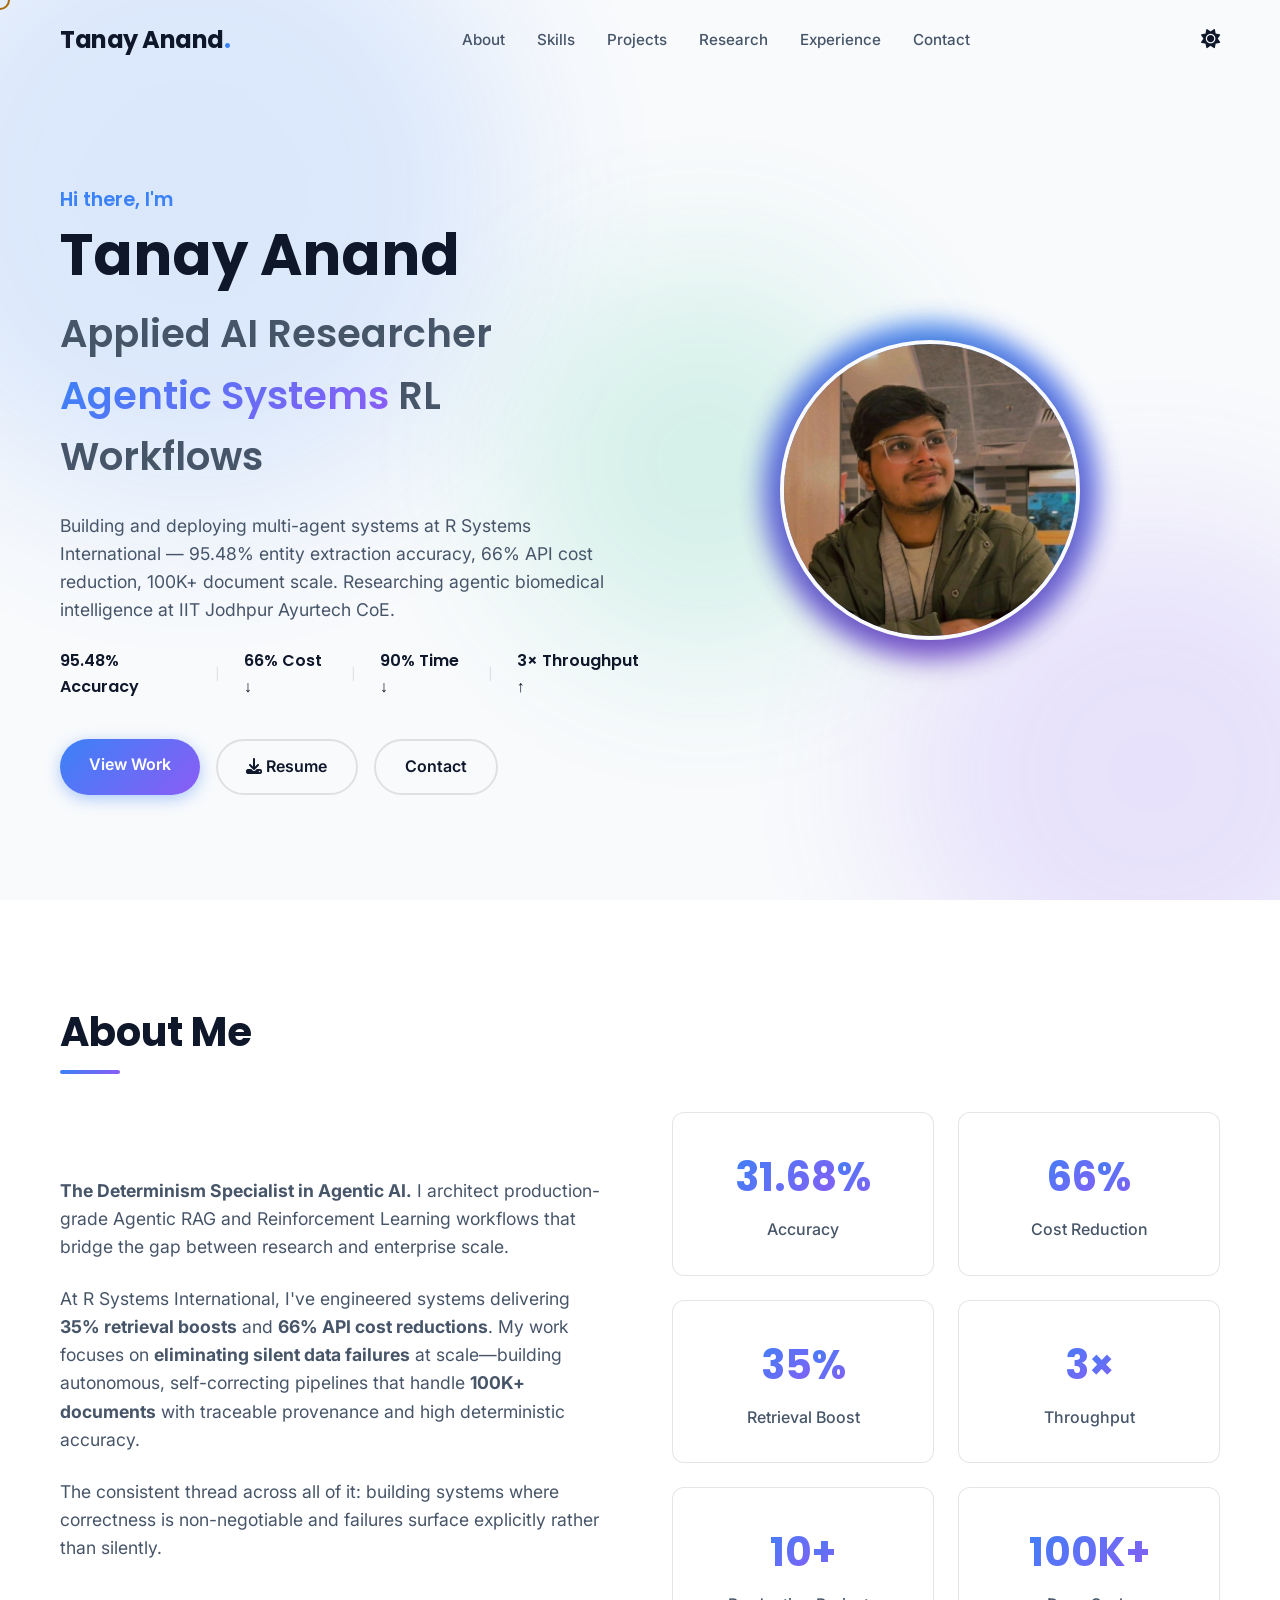
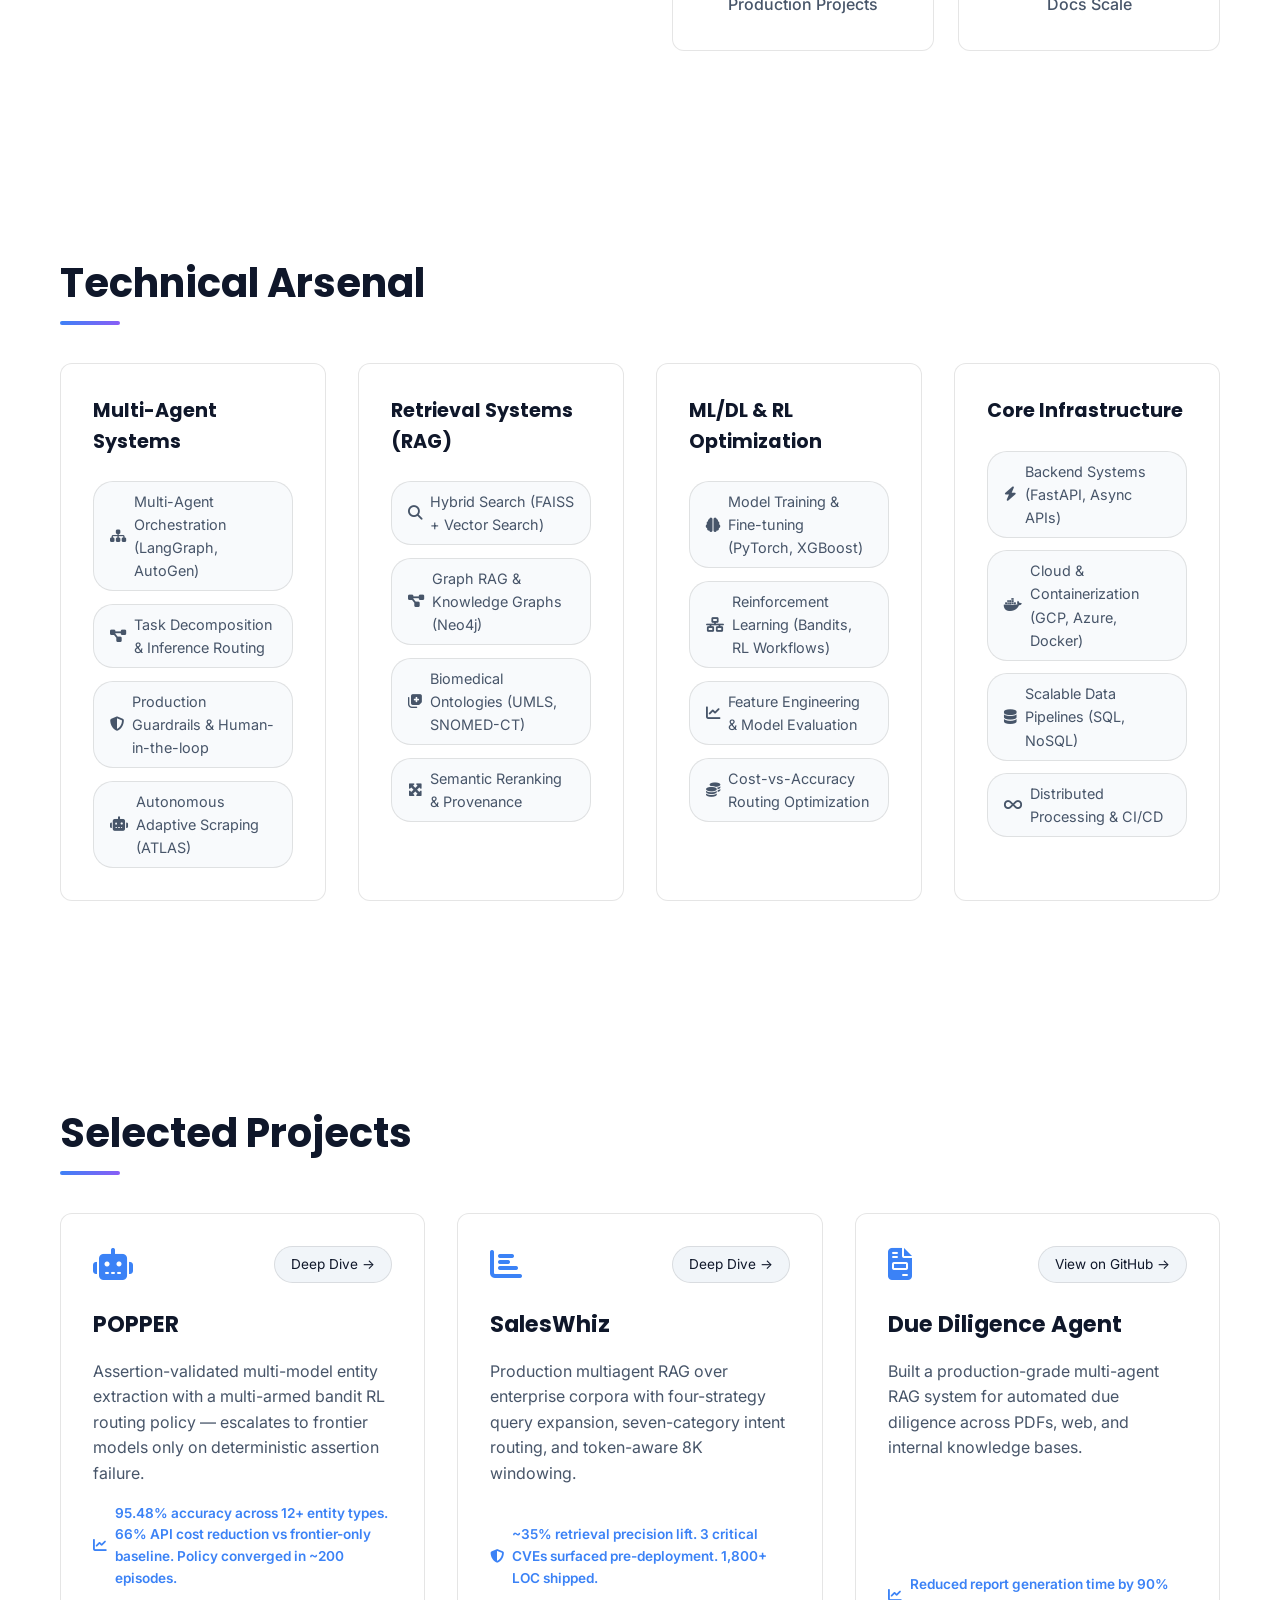
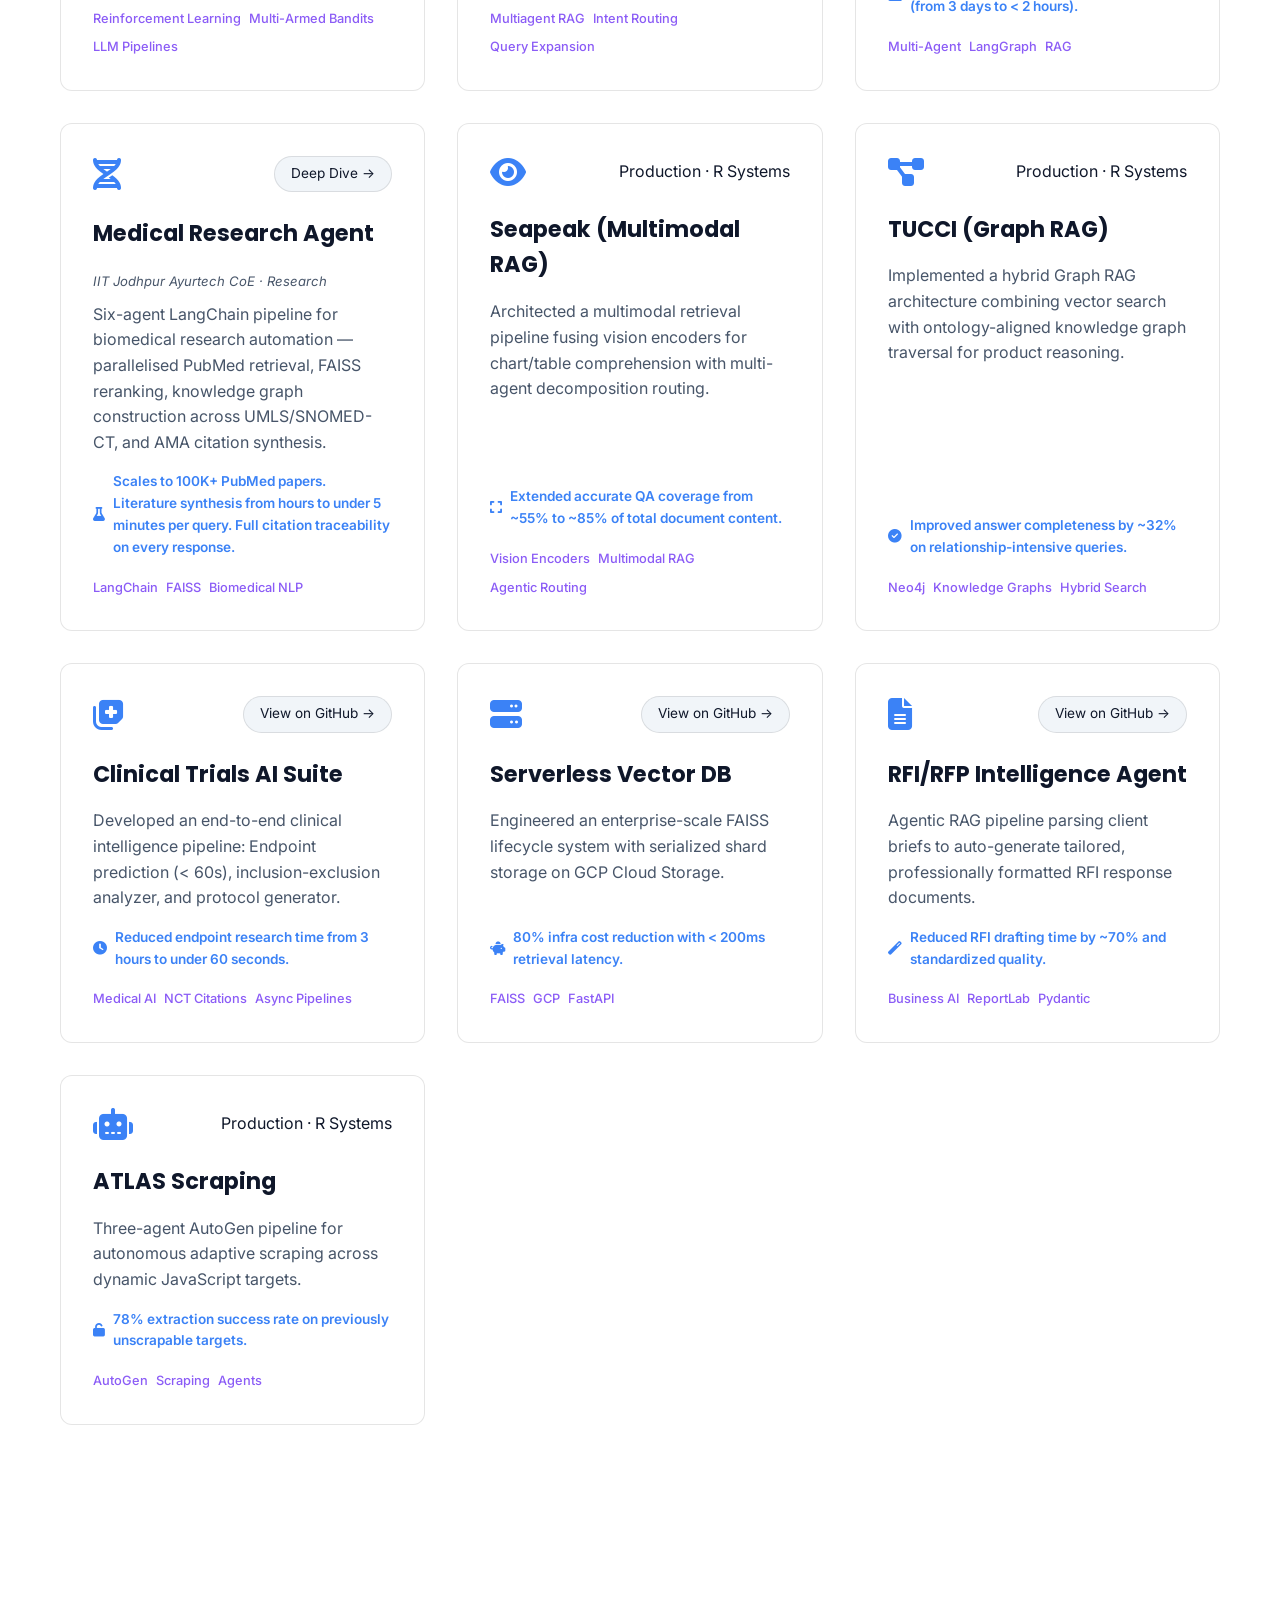
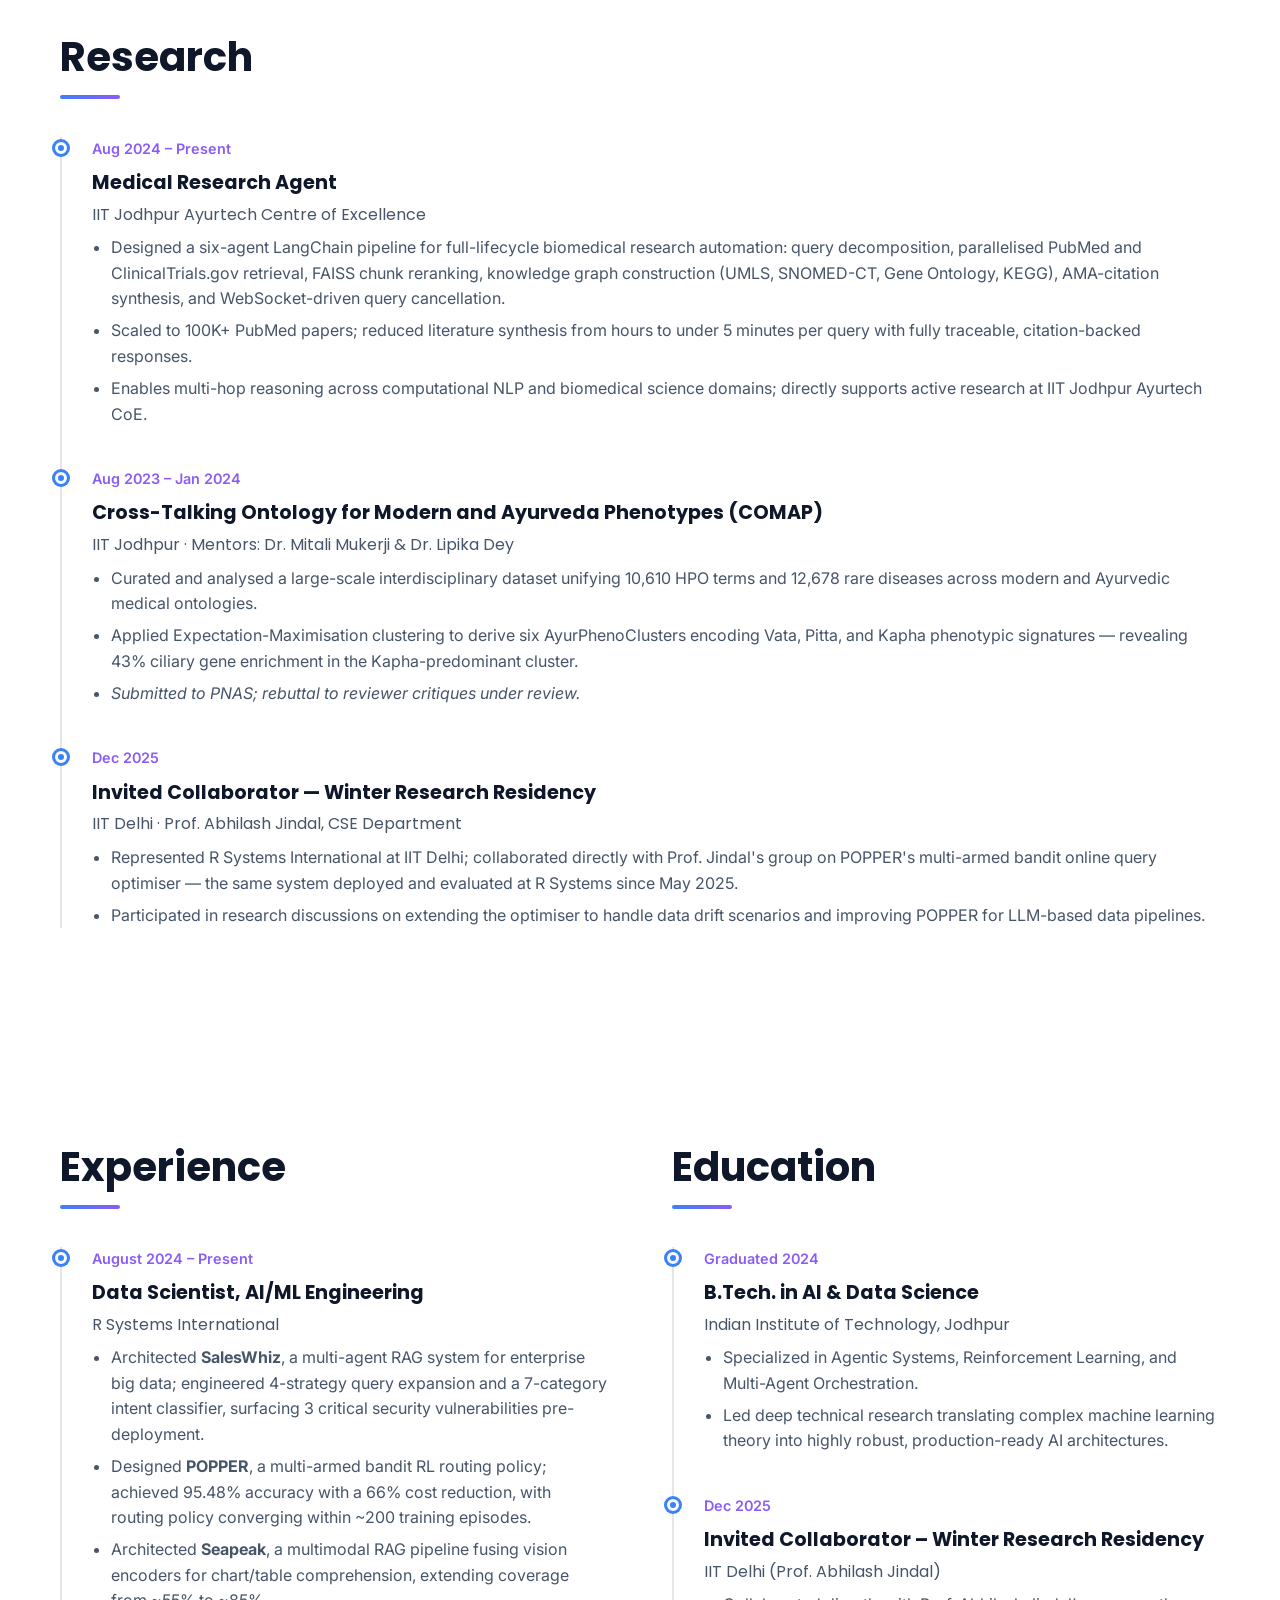
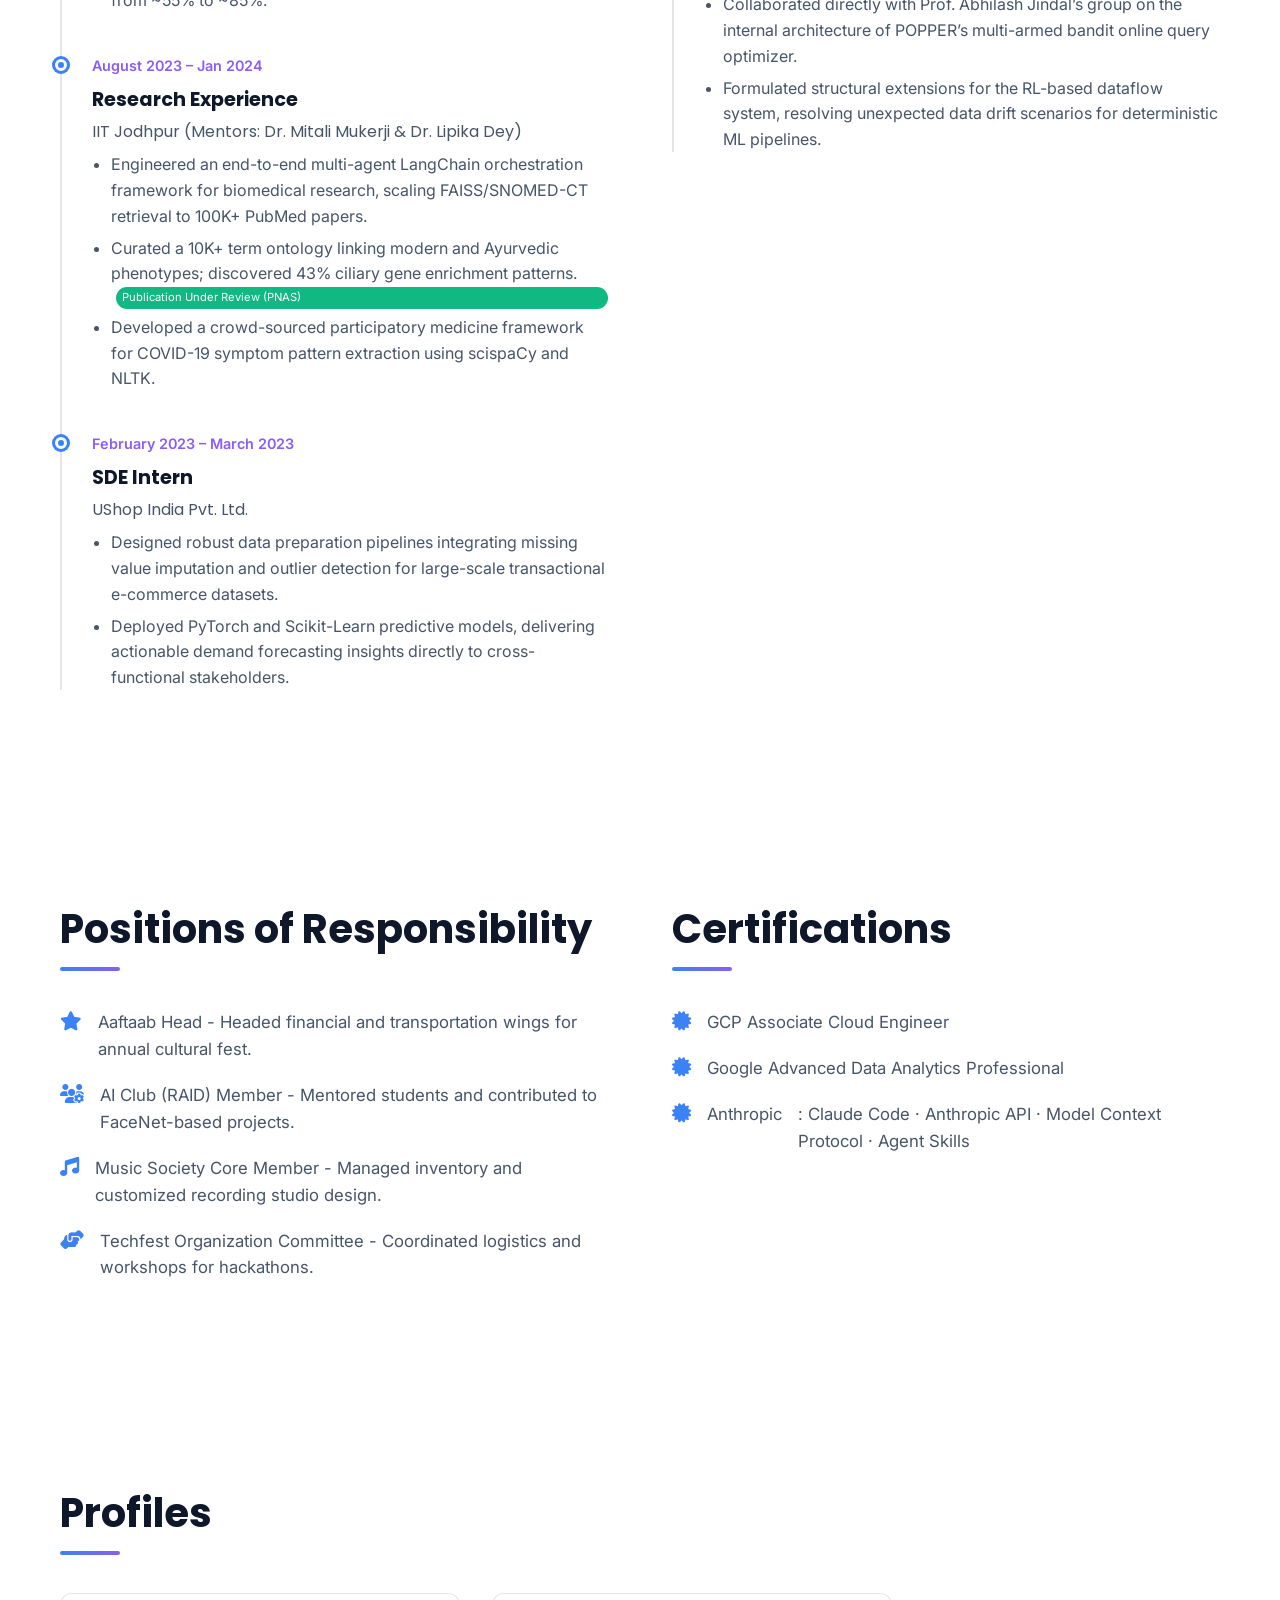
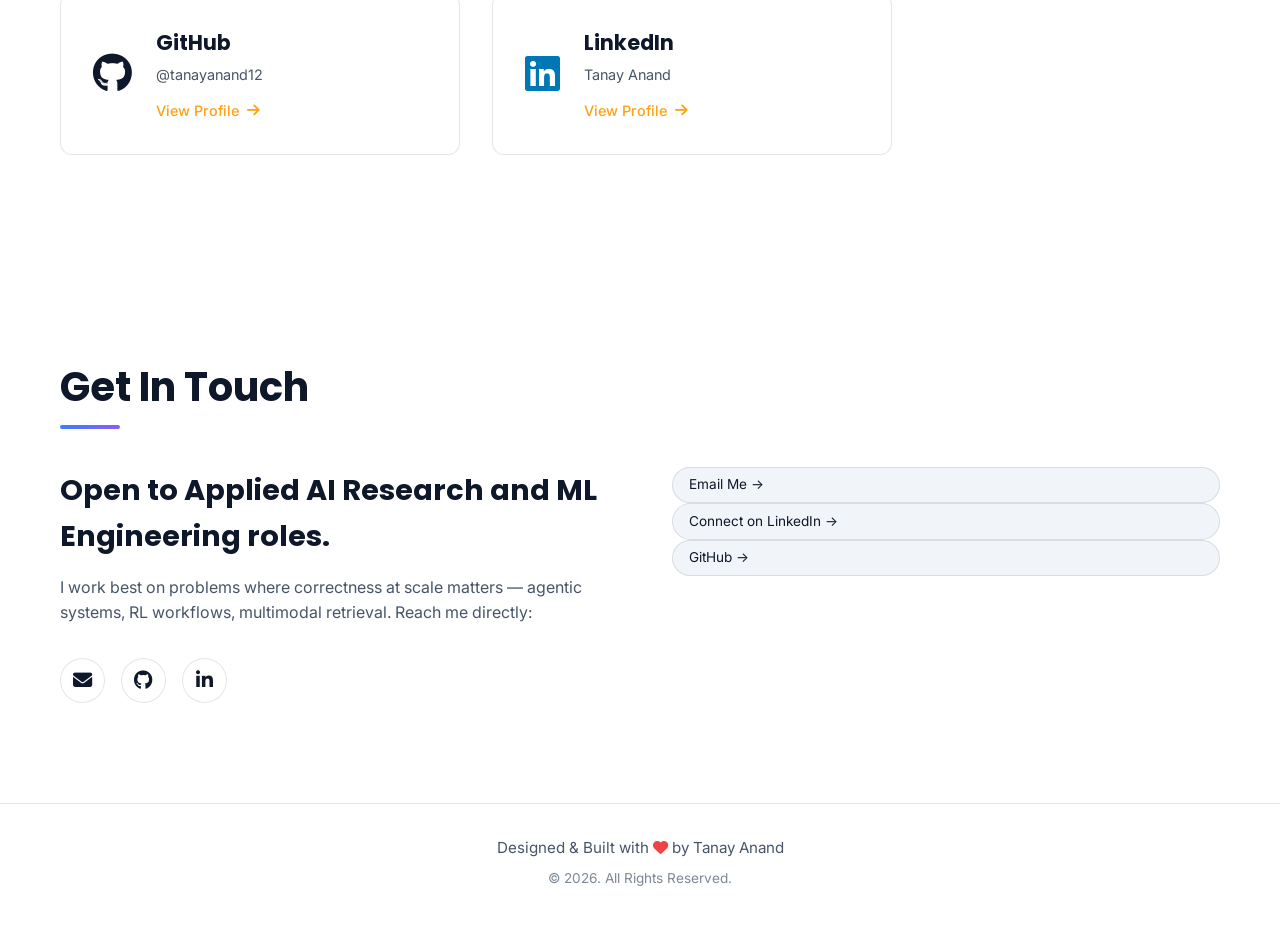
<file: index.html>
<!DOCTYPE html>
<html lang="en">

<head>
    <meta charset="UTF-8">
    <meta name="viewport" content="width=device-width, initial-scale=1.0">
    <meta name="description" content="Portfolio of Tanay Anand - Applied AI Researcher & Agentic Systems Engineer">
    <title>Tanay Anand | Portfolio</title>

    <!-- Google Fonts -->
    <link rel="preconnect" href="https://fonts.googleapis.com">
    <link rel="preconnect" href="https://fonts.gstatic.com" crossorigin>
    <link
        href="https://fonts.googleapis.com/css2?family=Inter:wght@300;400;500;600;700&family=Poppins:wght@400;500;600;700;800&display=swap"
        rel="stylesheet">

    <!-- FontAwesome for Icons -->
    <link rel="stylesheet" href="https://cdnjs.cloudflare.com/ajax/libs/font-awesome/6.4.0/css/all.min.css">

    <!-- Custom CSS -->
    <link rel="stylesheet" href="style.css">

    <!-- SEO & Social Meta Tags -->
    <meta property="og:title" content="Tanay Anand | Agentic AI & RL Systems Engineer">
    <meta property="og:description" content="Architecting production-scale AI systems with 95%+ accuracy and significant cost optimization. Expert in Multi-Agent Systems and RAG.">
    <meta property="og:image" content="TanayProfile.jpeg">
    <meta property="og:url" content="https://tanayanand.github.io">
    <meta name="twitter:card" content="summary_large_image">
    <meta name="robots" content="index, follow">
</head>

<body>
    <!-- Custom Cursor -->
    <div class="custom-cursor"></div>

    <!-- Animated Background -->
    <div class="bg-orbs">
        <div class="orb orb-1"></div>
        <div class="orb orb-2"></div>
        <div class="orb orb-3"></div>
    </div>


    <!-- Navbar -->
    <header class="header">
        <nav class="nav-container">
            <a href="#" class="logo">Tanay Anand<span>.</span></a>
            <ul class="nav-links">
                <li><a href="#about">About</a></li>
                <li><a href="#skills">Skills</a></li>
                <li><a href="#projects">Projects</a></li>
                <li><a href="#research">Research</a></li>
                <li><a href="#experience">Experience</a></li>
                <li><a href="#contact">Contact</a></li>
            </ul>
            <div class="nav-actions">
                <button id="theme-toggle" class="theme-btn" aria-label="Toggle Dark/Light Mode">
                    <i class="fas fa-moon"></i>
                </button>
                <div class="hamburger">
                    <i class="fas fa-bars"></i>
                </div>
            </div>
        </nav>
    </header>

    <main>
        <!-- Hero Section -->
        <section id="hero" class="hero-section">
            <div class="hero-content">
                <span class="greeting">Hi there, I'm</span>
                <h1 class="name">Tanay Anand</h1>
                <h2 class="title">Applied AI Researcher <span class="gradient-text">Agentic Systems</span> RL Workflows</h2>
                <p class="bio">Building and deploying multi-agent systems at R Systems International — 95.48% entity extraction accuracy, 66% API cost reduction, 100K+ document scale. Researching agentic biomedical intelligence at IIT Jodhpur Ayurtech CoE.</p>
                <div class="hero-metrics">
                    <span>95.48% Accuracy</span>
                    <span class="divider">|</span>
                    <span>66% Cost ↓</span>
                    <span class="divider">|</span>
                    <span>90% Time ↓</span>
                    <span class="divider">|</span>
                    <span>3× Throughput ↑</span>
                </div>
                <div class="hero-cta">
                    <a href="#projects" class="btn btn-primary">View Work</a>
                    <a href="Tanay_Anand_CV_06052026.pdf" class="btn btn-secondary" target="_blank"><i class="fas fa-download"></i> Resume</a>
                    <a href="#contact" class="btn btn-secondary">Contact</a>
                </div>
            </div>
            <div class="hero-visual">
                <div class="profile-img-container">
                    <img src="TanayProfile.jpeg"
                        alt="Tanay Anand" class="profile-img">
                    <div class="glow-ring"></div>
                </div>
            </div>
        </section>

        <!-- About Section -->
        <section id="about" class="section about-section reveal">
            <h2 class="section-title">About Me</h2>
            <div class="about-container">
                <div class="about-text">
                    <p><strong>The Determinism Specialist in Agentic AI.</strong> I architect production-grade Agentic RAG and Reinforcement Learning workflows that bridge the gap between research and enterprise scale.</p>
                    <p>At R Systems International, I've engineered systems delivering <strong>35% retrieval boosts</strong> and <strong>66% API cost reductions</strong>. My work focuses on <strong>eliminating silent data failures</strong> at scale—building autonomous, self-correcting pipelines that handle <strong>100K+ documents</strong> with traceable provenance and high deterministic accuracy.</p>
                    <p>The consistent thread across all of it: building systems where correctness is non-negotiable and failures surface explicitly rather than silently.</p>
                </div>
                <div class="about-stats">
                    <div class="stat-card">
                        <h3 class="counter" data-target="95.4">0</h3><span>%</span>
                        <p>Accuracy</p>
                    </div>
                    <div class="stat-card">
                        <h3 class="counter" data-target="66">0</h3><span>%</span>
                        <p>Cost Reduction</p>
                    </div>
                    <div class="stat-card">
                        <h3 class="counter" data-target="35">0</h3><span>%</span>
                        <p>Retrieval Boost</p>
                    </div>
                    <div class="stat-card">
                        <h3 class="counter" data-target="3">0</h3><span>×</span>
                        <p>Throughput</p>
                    </div>
                    <div class="stat-card">
                        <h3 class="counter" data-target="10">0</h3><span>+</span>
                        <p>Production Projects</p>
                    </div>
                    <div class="stat-card">
                        <h3>100K+</h3>
                        <p>Docs Scale</p>
                    </div>
                </div>
            </div>
        </section>

        <!-- Skills Section -->
        <section id="skills" class="section skills-section reveal">
            <h2 class="section-title">Technical Arsenal</h2>
            <div class="skills-grid">
                <!-- Multi-Agent Systems -->
                <div class="skill-category">
                    <h3>Multi-Agent Systems</h3>
                    <div class="skill-tags">
                        <span class="tag"><i class="fas fa-sitemap"></i> Multi-Agent Orchestration (LangGraph, AutoGen)</span>
                        <span class="tag"><i class="fas fa-project-diagram"></i> Task Decomposition & Inference Routing</span>
                        <span class="tag"><i class="fas fa-shield-alt"></i> Production Guardrails & Human-in-the-loop</span>
                        <span class="tag"><i class="fas fa-robot"></i> Autonomous Adaptive Scraping (ATLAS)</span>
                    </div>
                </div>
                <!-- Retrieval Systems (RAG) -->
                <div class="skill-category">
                    <h3>Retrieval Systems (RAG)</h3>
                    <div class="skill-tags">
                        <span class="tag"><i class="fas fa-search"></i> Hybrid Search (FAISS + Vector Search)</span>
                        <span class="tag"><i class="fas fa-project-diagram"></i> Graph RAG & Knowledge Graphs (Neo4j)</span>
                        <span class="tag"><i class="fas fa-notes-medical"></i> Biomedical Ontologies (UMLS, SNOMED-CT)</span>
                        <span class="tag"><i class="fas fa-expand-arrows-alt"></i> Semantic Reranking & Provenance</span>
                    </div>
                </div>
                <!-- ML/DL & RL Optimization -->
                <div class="skill-category">
                    <h3>ML/DL & RL Optimization</h3>
                    <div class="skill-tags">
                        <span class="tag"><i class="fas fa-brain"></i> Model Training & Fine-tuning (PyTorch, XGBoost)</span>
                        <span class="tag"><i class="fas fa-network-wired"></i> Reinforcement Learning (Bandits, RL Workflows)</span>
                        <span class="tag"><i class="fas fa-chart-line"></i> Feature Engineering & Model Evaluation</span>
                        <span class="tag"><i class="fas fa-coins"></i> Cost-vs-Accuracy Routing Optimization</span>
                    </div>
                </div>
                <!-- Infrastructure & Engineering -->
                <div class="skill-category">
                    <h3>Core Infrastructure</h3>
                    <div class="skill-tags">
                        <span class="tag"><i class="fas fa-bolt"></i> Backend Systems (FastAPI, Async APIs)</span>
                        <span class="tag"><i class="fab fa-docker"></i> Cloud & Containerization (GCP, Azure, Docker)</span>
                        <span class="tag"><i class="fas fa-database"></i> Scalable Data Pipelines (SQL, NoSQL)</span>
                        <span class="tag"><i class="fas fa-infinity"></i> Distributed Processing & CI/CD</span>
                    </div>
                </div>
            </div>
        </section>

        <!-- Projects Section -->
        <section id="projects" class="section projects-section reveal">
            <h2 class="section-title">Selected Projects</h2>
            <div class="projects-grid">
                <!-- POPPER -->
                <div class="project-card">
                    <div class="project-content">
                        <div class="project-header">
                            <i class="fas fa-robot project-icon"></i>
                            <div class="project-links">
                                <a href="projects/popper.html" class="project-link-btn">Deep Dive →</a>
                            </div>
                        </div>
                        <h3 class="project-title">POPPER</h3>
                        <p class="project-desc">Assertion-validated multi-model entity extraction with a multi-armed bandit RL routing policy — escalates to frontier models only on deterministic assertion failure.</p>
                        <p class="project-impact"><i class="fas fa-chart-line"></i> 95.48% accuracy across 12+ entity types. 66% API cost reduction vs frontier-only baseline. Policy converged in ~200 episodes.</p>
                        <div class="project-tech">
                            <span>Reinforcement Learning</span>
                            <span>Multi-Armed Bandits</span>
                            <span>LLM Pipelines</span>
                        </div>
                    </div>
                </div>
                <!-- SalesWhiz -->
                <div class="project-card">
                    <div class="project-content">
                        <div class="project-header">
                            <i class="fas fa-chart-bar project-icon"></i>
                            <div class="project-links">
                                <a href="projects/saleswhiz.html" class="project-link-btn">Deep Dive →</a>
                            </div>
                        </div>
                        <h3 class="project-title">SalesWhiz</h3>
                        <p class="project-desc">Production multiagent RAG over enterprise corpora with four-strategy query expansion, seven-category intent routing, and token-aware 8K windowing.</p>
                        <p class="project-impact"><i class="fas fa-shield-alt"></i> ~35% retrieval precision lift. 3 critical CVEs surfaced pre-deployment. 1,800+ LOC shipped.</p>
                        <div class="project-tech">
                            <span>Multiagent RAG</span>
                            <span>Intent Routing</span>
                            <span>Query Expansion</span>
                        </div>
                    </div>
                </div>
                <!-- Project 1 -->
                <div class="project-card">
                    <div class="project-content">
                        <div class="project-header">
                            <i class="fas fa-file-invoice project-icon"></i>
                            <div class="project-links">
                                <a href="https://github.com/tanayanand12/Intelligent-Report-Documentation-Gneration-Agent" target="_blank" class="project-link-btn">View on GitHub →</a>
                            </div>
                        </div>
                        <h3 class="project-title">Due Diligence Agent</h3>
                        <p class="project-desc">Built a production-grade multi-agent RAG system for automated due diligence across PDFs, web, and internal knowledge bases.</p>
                        <p class="project-impact"><i class="fas fa-chart-line"></i> Reduced report generation time by 90% (from 3 days to < 2 hours).</p>
                        <div class="project-tech">
                            <span>Multi-Agent</span>
                            <span>LangGraph</span>
                            <span>RAG</span>
                        </div>
                    </div>
                </div>
                <!-- Project 2 -->
                <div class="project-card">
                    <div class="project-content">
                        <div class="project-header">
                            <i class="fas fa-dna project-icon"></i>
                            <div class="project-links">
                                <a href="projects/mra.html" class="project-link-btn">Deep Dive →</a>
                            </div>
                        </div>
                        <h3 class="project-title">Medical Research Agent</h3>
                        <p style="font-style:italic; font-size:0.82rem; color:var(--text-secondary); margin: 0.2rem 0 0.6rem;">IIT Jodhpur Ayurtech CoE · Research</p>
                        <p class="project-desc">Six-agent LangChain pipeline for biomedical research automation — parallelised PubMed retrieval, FAISS reranking, knowledge graph construction across UMLS/SNOMED-CT, and AMA citation synthesis.</p>
                        <p class="project-impact"><i class="fas fa-flask"></i> Scales to 100K+ PubMed papers. Literature synthesis from hours to under 5 minutes per query. Full citation traceability on every response.</p>
                        <div class="project-tech">
                            <span>LangChain</span>
                            <span>FAISS</span>
                            <span>Biomedical NLP</span>
                        </div>
                    </div>
                </div>
                <!-- Project 3: Seapeak (Multimodal RAG) -->
                <div class="project-card">
                    <div class="project-content">
                        <div class="project-header">
                            <i class="fas fa-eye project-icon"></i>
                            <div class="project-links">
                                <!-- TODO P2: replace with "Deep Dive →" once /projects/seapeak.html exists -->
                                <span>Production · R Systems</span>
                            </div>
                        </div>
                        <h3 class="project-title">Seapeak (Multimodal RAG)</h3>
                        <p class="project-desc">Architected a multimodal retrieval pipeline fusing vision encoders for chart/table comprehension with multi-agent decomposition routing.</p>
                        <p class="project-impact"><i class="fas fa-expand"></i> Extended accurate QA coverage from ~55% to ~85% of total document content.</p>
                        <div class="project-tech">
                            <span>Vision Encoders</span>
                            <span>Multimodal RAG</span>
                            <span>Agentic Routing</span>
                        </div>
                    </div>
                </div>
                <!-- Project 4: TUCCI (Graph RAG) -->
                <div class="project-card">
                    <div class="project-content">
                        <div class="project-header">
                            <i class="fas fa-project-diagram project-icon"></i>
                            <div class="project-links">
                                <!-- TODO P2: replace with "Deep Dive →" once /projects/tucci.html exists -->
                                <span>Production · R Systems</span>
                            </div>
                        </div>
                        <h3 class="project-title">TUCCI (Graph RAG)</h3>
                        <p class="project-desc">Implemented a hybrid Graph RAG architecture combining vector search with ontology-aligned knowledge graph traversal for product reasoning.</p>
                        <p class="project-impact"><i class="fas fa-check-circle"></i> Improved answer completeness by ~32% on relationship-intensive queries.</p>
                        <div class="project-tech">
                            <span>Neo4j</span>
                            <span>Knowledge Graphs</span>
                            <span>Hybrid Search</span>
                        </div>
                    </div>
                </div>
                <!-- Project 5: Clinical Trials Intelligence Suite -->
                <div class="project-card">
                    <div class="project-content">
                        <div class="project-header">
                            <i class="fas fa-notes-medical project-icon"></i>
                            <div class="project-links">
                                <a href="https://github.com/tanayanand12/Clinical-Trials-AI-Suite" target="_blank" class="project-link-btn">View on GitHub →</a>
                            </div>
                        </div>
                        <h3 class="project-title">Clinical Trials AI Suite</h3>
                        <p class="project-desc">Developed an end-to-end clinical intelligence pipeline: Endpoint prediction (< 60s), inclusion-exclusion analyzer, and protocol generator.</p>
                        <p class="project-impact"><i class="fas fa-clock"></i> Reduced endpoint research time from 3 hours to under 60 seconds.</p>
                        <div class="project-tech">
                            <span>Medical AI</span>
                            <span>NCT Citations</span>
                            <span>Async Pipelines</span>
                        </div>
                    </div>
                </div>
                <!-- Project 6: Serverless Vector DB -->
                <div class="project-card">
                    <div class="project-content">
                        <div class="project-header">
                            <i class="fas fa-server project-icon"></i>
                            <div class="project-links">
                                <a href="https://github.com/tanayanand12/Serverless-Vector-DB---FAISS-on-GCP-Buckets" target="_blank" class="project-link-btn">View on GitHub →</a>
                            </div>
                        </div>
                        <h3 class="project-title">Serverless Vector DB</h3>
                        <p class="project-desc">Engineered an enterprise-scale FAISS lifecycle system with serialized shard storage on GCP Cloud Storage.</p>
                        <p class="project-impact"><i class="fas fa-piggy-bank"></i> 80% infra cost reduction with < 200ms retrieval latency.</p>
                        <div class="project-tech">
                            <span>FAISS</span>
                            <span>GCP</span>
                            <span>FastAPI</span>
                        </div>
                    </div>
                </div>
                <!-- Project 7: RFI/RFP Intelligence Agent -->
                <div class="project-card">
                    <div class="project-content">
                        <div class="project-header">
                            <i class="fas fa-file-alt project-icon"></i>
                            <div class="project-links">
                                <a href="https://github.com/tanayanand12/TAC-Security-RFRI-Generation" target="_blank" class="project-link-btn">View on GitHub →</a>
                            </div>
                        </div>
                        <h3 class="project-title">RFI/RFP Intelligence Agent</h3>
                        <p class="project-desc">Agentic RAG pipeline parsing client briefs to auto-generate tailored, professionally formatted RFI response documents.</p>
                        <p class="project-impact"><i class="fas fa-magic"></i> Reduced RFI drafting time by ~70% and standardized quality.</p>
                        <div class="project-tech">
                            <span>Business AI</span>
                            <span>ReportLab</span>
                            <span>Pydantic</span>
                        </div>
                    </div>
                </div>
                <!-- Project 6 -->
                <div class="project-card">
                    <div class="project-content">
                        <div class="project-header">
                            <i class="fas fa-robot project-icon"></i>
                            <div class="project-links">
                                <!-- TODO P2: replace with "Deep Dive →" once /projects/atlas.html exists -->
                                <span>Production · R Systems</span>
                            </div>
                        </div>
                        <h3 class="project-title">ATLAS Scraping</h3>
                        <p class="project-desc">Three-agent AutoGen pipeline for autonomous adaptive scraping across dynamic JavaScript targets.</p>
                        <p class="project-impact"><i class="fas fa-unlock"></i> 78% extraction success rate on previously unscrapable targets.</p>
                        <div class="project-tech">
                            <span>AutoGen</span>
                            <span>Scraping</span>
                            <span>Agents</span>
                        </div>
                    </div>
                </div>
            </div>
        </section>

        <!-- Research Section -->
        <section id="research" class="section experience-section reveal">
            <div class="container">
                <h2 class="section-title">Research</h2>
                <div class="timeline-container">
                    <div class="timeline-column">
                        <div class="timeline">

                            <div class="timeline-item">
                                <div class="timeline-dot"></div>
                                <div class="timeline-date">Aug 2024 – Present</div>
                                <h3 class="timeline-title">Medical Research Agent</h3>
                                <h4 class="timeline-subtitle">IIT Jodhpur Ayurtech Centre of Excellence</h4>
                                <ul style="color: var(--text-secondary); margin-left: 1.2rem; margin-top: 0.5rem; line-height: 1.6; list-style-type: disc;">
                                    <li style="margin-bottom: 0.4rem;">Designed a six-agent LangChain pipeline for full-lifecycle biomedical research automation: query decomposition, parallelised PubMed and ClinicalTrials.gov retrieval, FAISS chunk reranking, knowledge graph construction (UMLS, SNOMED-CT, Gene Ontology, KEGG), AMA-citation synthesis, and WebSocket-driven query cancellation.</li>
                                    <li style="margin-bottom: 0.4rem;">Scaled to 100K+ PubMed papers; reduced literature synthesis from hours to under 5 minutes per query with fully traceable, citation-backed responses.</li>
                                    <li style="margin-bottom: 0.4rem;">Enables multi-hop reasoning across computational NLP and biomedical science domains; directly supports active research at IIT Jodhpur Ayurtech CoE.</li>
                                </ul>
                            </div>

                            <div class="timeline-item">
                                <div class="timeline-dot"></div>
                                <div class="timeline-date">Aug 2023 – Jan 2024</div>
                                <h3 class="timeline-title">Cross-Talking Ontology for Modern and Ayurveda Phenotypes (COMAP)</h3>
                                <h4 class="timeline-subtitle">IIT Jodhpur · Mentors: Dr. Mitali Mukerji &amp; Dr. Lipika Dey</h4>
                                <ul style="color: var(--text-secondary); margin-left: 1.2rem; margin-top: 0.5rem; line-height: 1.6; list-style-type: disc;">
                                    <li style="margin-bottom: 0.4rem;">Curated and analysed a large-scale interdisciplinary dataset unifying 10,610 HPO terms and 12,678 rare diseases across modern and Ayurvedic medical ontologies.</li>
                                    <li style="margin-bottom: 0.4rem;">Applied Expectation-Maximisation clustering to derive six AyurPhenoClusters encoding Vata, Pitta, and Kapha phenotypic signatures — revealing 43% ciliary gene enrichment in the Kapha-predominant cluster.</li>
                                    <li style="margin-bottom: 0.4rem;"><em>Submitted to PNAS; rebuttal to reviewer critiques under review.</em></li>
                                </ul>
                            </div>

                            <div class="timeline-item">
                                <div class="timeline-dot"></div>
                                <div class="timeline-date">Dec 2025</div>
                                <h3 class="timeline-title">Invited Collaborator — Winter Research Residency</h3>
                                <h4 class="timeline-subtitle">IIT Delhi · Prof. Abhilash Jindal, CSE Department</h4>
                                <ul style="color: var(--text-secondary); margin-left: 1.2rem; margin-top: 0.5rem; line-height: 1.6; list-style-type: disc;">
                                    <li style="margin-bottom: 0.4rem;">Represented R Systems International at IIT Delhi; collaborated directly with Prof. Jindal's group on POPPER's multi-armed bandit online query optimiser — the same system deployed and evaluated at R Systems since May 2025.</li>
                                    <li style="margin-bottom: 0.4rem;">Participated in research discussions on extending the optimiser to handle data drift scenarios and improving POPPER for LLM-based data pipelines.</li>
                                </ul>
                            </div>

                        </div>
                    </div>
                </div>
            </div>
        </section>

        <!-- Experience & Education Section -->
        <section id="experience" class="section experience-section reveal">
            <div class="timeline-container">
                <div class="timeline-column">
                    <h2 class="section-title">Experience</h2>
                    <div class="timeline">
                        <div class="timeline-item">
                            <div class="timeline-dot"></div>
                            <div class="timeline-date">August 2024 – Present</div>
                            <h3 class="timeline-title">Data Scientist, AI/ML Engineering</h3>
                            <h4 class="timeline-subtitle">R Systems International</h4>
                            <ul style="color: var(--text-secondary); margin-left: 1.2rem; margin-top: 0.5rem; line-height: 1.6; list-style-type: disc;">
                                <li style="margin-bottom: 0.4rem;">Architected <strong>SalesWhiz</strong>, a multi-agent RAG system for enterprise big data; engineered 4-strategy query expansion and a 7-category intent classifier, surfacing 3 critical security vulnerabilities pre-deployment.</li>
                                <li style="margin-bottom: 0.4rem;">Designed <strong>POPPER</strong>, a multi-armed bandit RL routing policy; achieved 95.48% accuracy with a 66% cost reduction, with routing policy converging within ~200 training episodes.</li>
                                <li style="margin-bottom: 0.4rem;">Architected <strong>Seapeak</strong>, a multimodal RAG pipeline fusing vision encoders for chart/table comprehension, extending coverage from ~55% to ~85%.</li>
                            </ul>
                        </div>
                        <div class="timeline-item">
                            <div class="timeline-dot"></div>
                            <div class="timeline-date">August 2023 – Jan 2024</div>
                            <h3 class="timeline-title">Research Experience</h3>
                            <h4 class="timeline-subtitle">IIT Jodhpur (Mentors: Dr. Mitali Mukerji & Dr. Lipika Dey)</h4>
                            <ul style="color: var(--text-secondary); margin-left: 1.2rem; margin-top: 0.5rem; line-height: 1.6; list-style-type: disc;">
                                <li style="margin-bottom: 0.4rem;">Engineered an end-to-end multi-agent LangChain orchestration framework for biomedical research, scaling FAISS/SNOMED-CT retrieval to 100K+ PubMed papers.</li>
                                <li style="margin-bottom: 0.4rem;">Curated a 10K+ term ontology linking modern and Ayurvedic phenotypes; discovered 43% ciliary gene enrichment patterns. <span class="tag" style="font-size: 0.7rem; padding: 2px 6px; background: #10b981; color: white; border: none; margin-left: 5px;">Publication Under Review (PNAS)</span></li>
                                <li style="margin-bottom: 0.4rem;">Developed a crowd-sourced participatory medicine framework for COVID-19 symptom pattern extraction using scispaCy and NLTK.</li>
                            </ul>
                        </div>
                        <div class="timeline-item">
                            <div class="timeline-dot"></div>
                            <div class="timeline-date">February 2023 – March 2023</div>
                            <h3 class="timeline-title">SDE Intern</h3>
                            <h4 class="timeline-subtitle">UShop India Pvt. Ltd.</h4>
                            <ul style="color: var(--text-secondary); margin-left: 1.2rem; margin-top: 0.5rem; line-height: 1.6; list-style-type: disc;">
                                <li style="margin-bottom: 0.4rem;">Designed robust data preparation pipelines integrating missing value imputation and outlier detection for large-scale transactional e-commerce datasets.</li>
                                <li style="margin-bottom: 0.4rem;">Deployed PyTorch and Scikit-Learn predictive models, delivering actionable demand forecasting insights directly to cross-functional stakeholders.</li>
                            </ul>
                        </div>
                    </div>
                </div>
                <div class="timeline-column">
                    <h2 class="section-title">Education</h2>
                    <div class="timeline">
                        <div class="timeline-item">
                            <div class="timeline-dot"></div>
                            <div class="timeline-date">Graduated 2024</div>
                            <h3 class="timeline-title">B.Tech. in AI & Data Science</h3>
                            <h4 class="timeline-subtitle">Indian Institute of Technology, Jodhpur</h4>
                            <ul style="color: var(--text-secondary); margin-left: 1.2rem; margin-top: 0.5rem; line-height: 1.6; list-style-type: disc;">
                                <li style="margin-bottom: 0.4rem;">Specialized in Agentic Systems, Reinforcement Learning, and Multi-Agent Orchestration.</li>
                                <li style="margin-bottom: 0.4rem;">Led deep technical research translating complex machine learning theory into highly robust, production-ready AI architectures.</li>
                            </ul>
                        </div>
                        <div class="timeline-item">
                            <div class="timeline-dot"></div>
                            <div class="timeline-date">Dec 2025</div>
                            <h3 class="timeline-title">Invited Collaborator – Winter Research Residency</h3>
                            <h4 class="timeline-subtitle">IIT Delhi (Prof. Abhilash Jindal)</h4>
                            <ul style="color: var(--text-secondary); margin-left: 1.2rem; margin-top: 0.5rem; line-height: 1.6; list-style-type: disc;">
                                <li style="margin-bottom: 0.4rem;">Collaborated directly with Prof. Abhilash Jindal’s group on the internal architecture of POPPER’s multi-armed bandit online query optimizer.</li>
                                <li style="margin-bottom: 0.4rem;">Formulated structural extensions for the RL-based dataflow system, resolving unexpected data drift scenarios for deterministic ML pipelines.</li>
                            </ul>
                        </div>
                    </div>
                </div>
            </div>
        </section>

        <!-- Achievements & Certifications -->
        <section id="achievements" class="section achievements-section reveal">
            <div class="two-col-grid">
                <div class="achievements">
                    <h2 class="section-title">Positions of Responsibility</h2>
                    <ul class="icon-list">
                        <li><i class="fas fa-star"></i> Aaftaab Head - Headed financial and transportation wings for annual cultural fest.</li>
                        <li><i class="fas fa-users-cog"></i> AI Club (RAID) Member - Mentored students and contributed to FaceNet-based projects.</li>
                        <li><i class="fas fa-music"></i> Music Society Core Member - Managed inventory and customized recording studio design.</li>
                        <li><i class="fas fa-hands-helping"></i> Techfest Organization Committee - Coordinated logistics and workshops for hackathons.</li>
                    </ul>
                </div>
                <div class="certifications">
                    <h2 class="section-title">Certifications</h2>
                    <ul class="icon-list">
                        <li><i class="fas fa-certificate"></i> <a href="https://google.accredible.com/f2381953-9d0c-491a-a924-a49037e5af79" target="_blank">GCP Associate Cloud Engineer</a></li>
                        <li><i class="fas fa-certificate"></i> Google Advanced Data Analytics Professional</li>
                        <li><i class="fas fa-certificate"></i> <a href="https://drive.google.com/drive/folders/16eyNhAwTcGFBUgzrfvEUDPczu5SCD2XY?usp=drive_link" target="_blank">Anthropic</a>: Claude Code · Anthropic API · Model Context Protocol · Agent Skills</li>
                    </ul>
                </div>
            </div>
        </section>

        <!-- Coding Profiles -->
        <section id="coding" class="section coding-section reveal">
            <h2 class="section-title">Profiles</h2>
            <div class="coding-cards">
                <a href="https://github.com/tanayanand12" target="_blank" class="coding-card leetcode">
                    <div class="coding-icon">
                        <i class="fab fa-github" style="font-size: 40px;"></i>
                    </div>
                    <div class="coding-info">
                        <h3>GitHub</h3>
                        <p>@tanayanand12</p>
                        <span class="view-profile">View Profile <i class="fas fa-arrow-right"></i></span>
                    </div>
                </a>
                <a href="https://linkedin.com/in/tanay-anand-702555229" target="_blank" class="coding-card leetcode">
                    <div class="coding-icon">
                        <i class="fab fa-linkedin" style="font-size: 40px; color: #0077b5;"></i>
                    </div>
                    <div class="coding-info">
                        <h3>LinkedIn</h3>
                        <p>Tanay Anand</p>
                        <span class="view-profile">View Profile <i class="fas fa-arrow-right"></i></span>
                    </div>
                </a>
            </div>
        </section>

        <!-- Contact Section -->
        <section id="contact" class="section contact-section reveal">
            <h2 class="section-title">Get In Touch</h2>
            <div class="contact-container">
                <div class="contact-info">
                    <h3>Open to Applied AI Research and ML Engineering roles.</h3>
                    <p>I work best on problems where correctness at scale matters — agentic systems, RL workflows, multimodal retrieval. Reach me directly:</p>

                    <div class="social-links">
                        <a href="mailto:tanay.anand12@gmail.com" aria-label="Email" class="social-icon"><i class="fas fa-envelope"></i></a>
                        <a href="https://github.com/tanayanand12" target="_blank" aria-label="GitHub" class="social-icon"><i class="fab fa-github"></i></a>
                        <a href="https://linkedin.com/in/tanay-anand-702555229" target="_blank" aria-label="LinkedIn" class="social-icon"><i class="fab fa-linkedin-in"></i></a>
                    </div>
                </div>
                <div class="contact-links-direct">
                    <a href="mailto:tanay.anand12@gmail.com" class="project-link-btn">
                        Email Me →
                    </a>
                    <a href="https://www.linkedin.com/in/tanay-anand-702555229/" target="_blank" class="project-link-btn">
                        Connect on LinkedIn →
                    </a>
                    <a href="https://github.com/tanayanand12" target="_blank" class="project-link-btn">
                        GitHub →
                    </a>
                </div>
            </div>
        </section>
    </main>

    <footer class="footer">
        <div class="footer-content">
            <p>Designed & Built with <i class="fas fa-heart" style="color: #ef4444;"></i> by Tanay Anand</p>
            <p class="copyright">&copy; 2026. All Rights Reserved.</p>
        </div>
    </footer>

    <!-- Image Modal -->
    <div id="image-modal" class="modal">
        <span class="close-modal">&times;</span>
        <img class="modal-content" id="modal-img">
    </div>

    <!-- Custom JS -->
    <script src="script.js"></script>
</body>

</html>
</file>
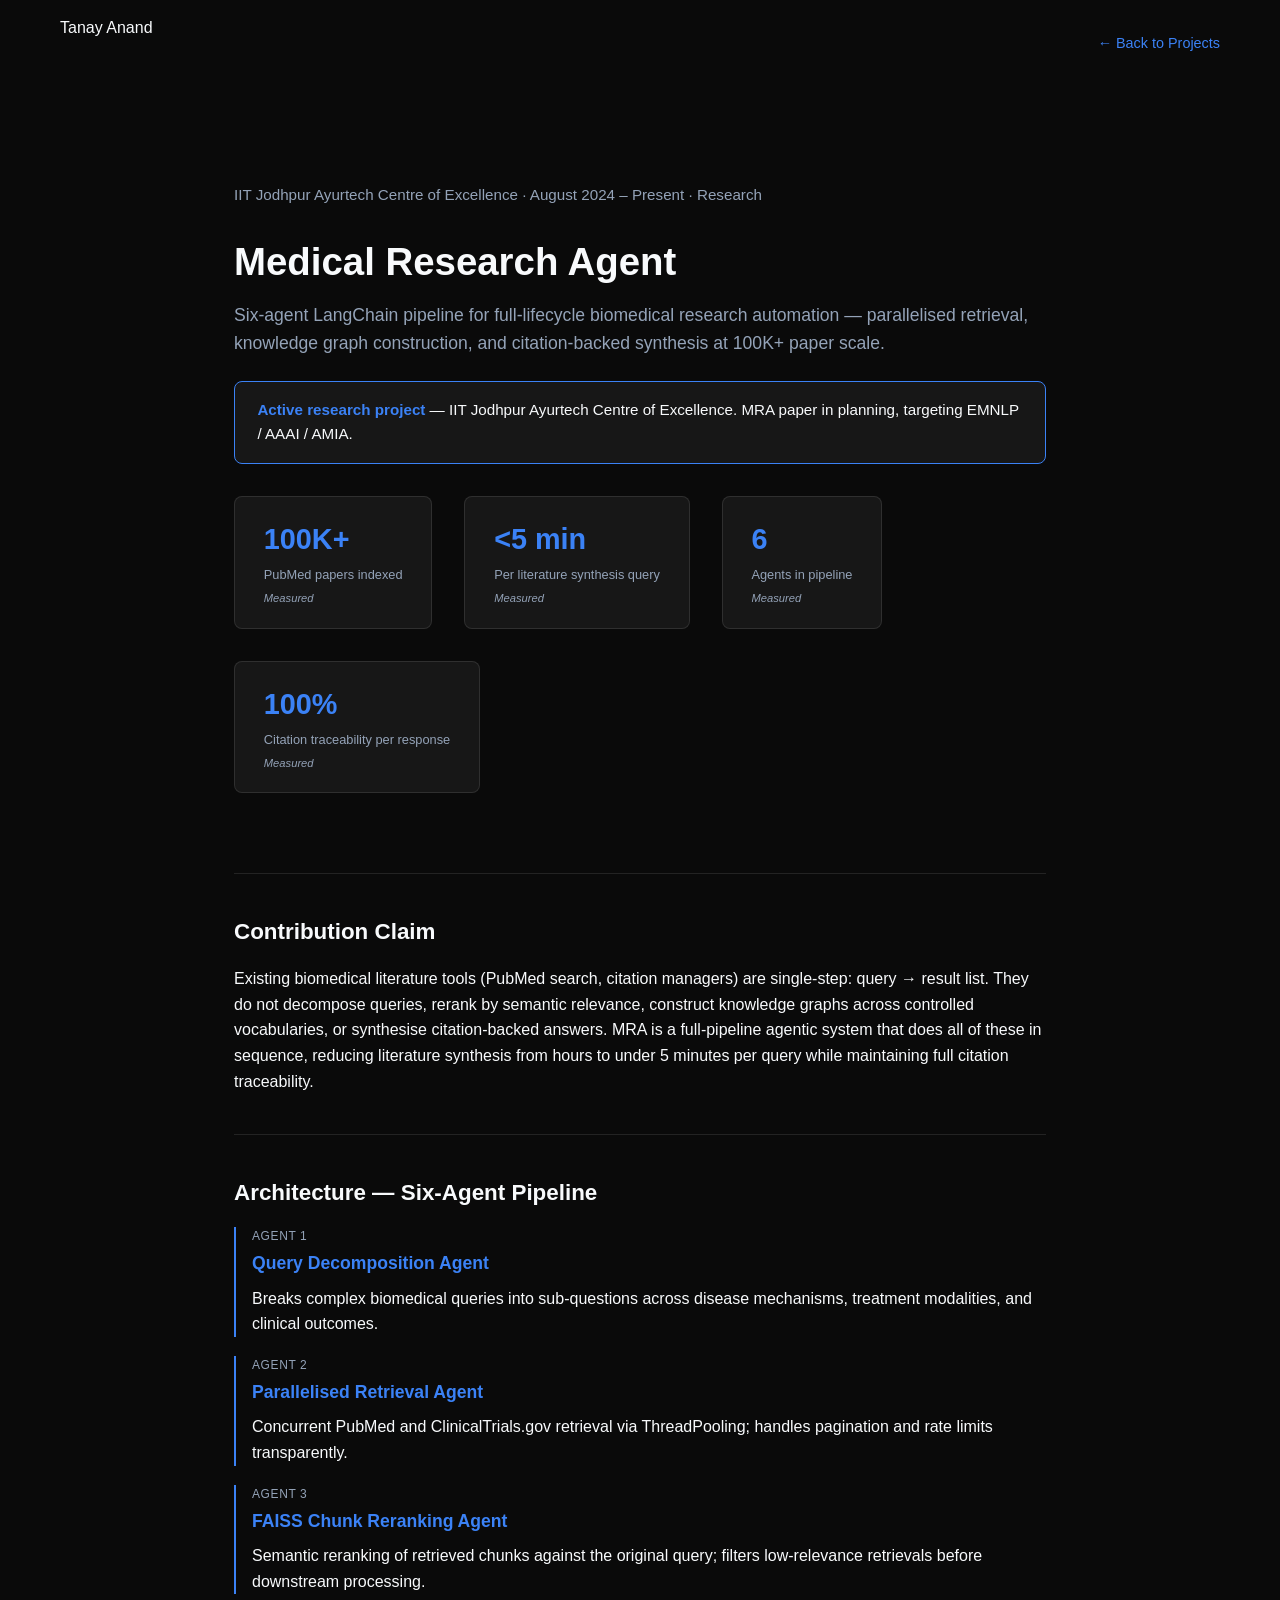
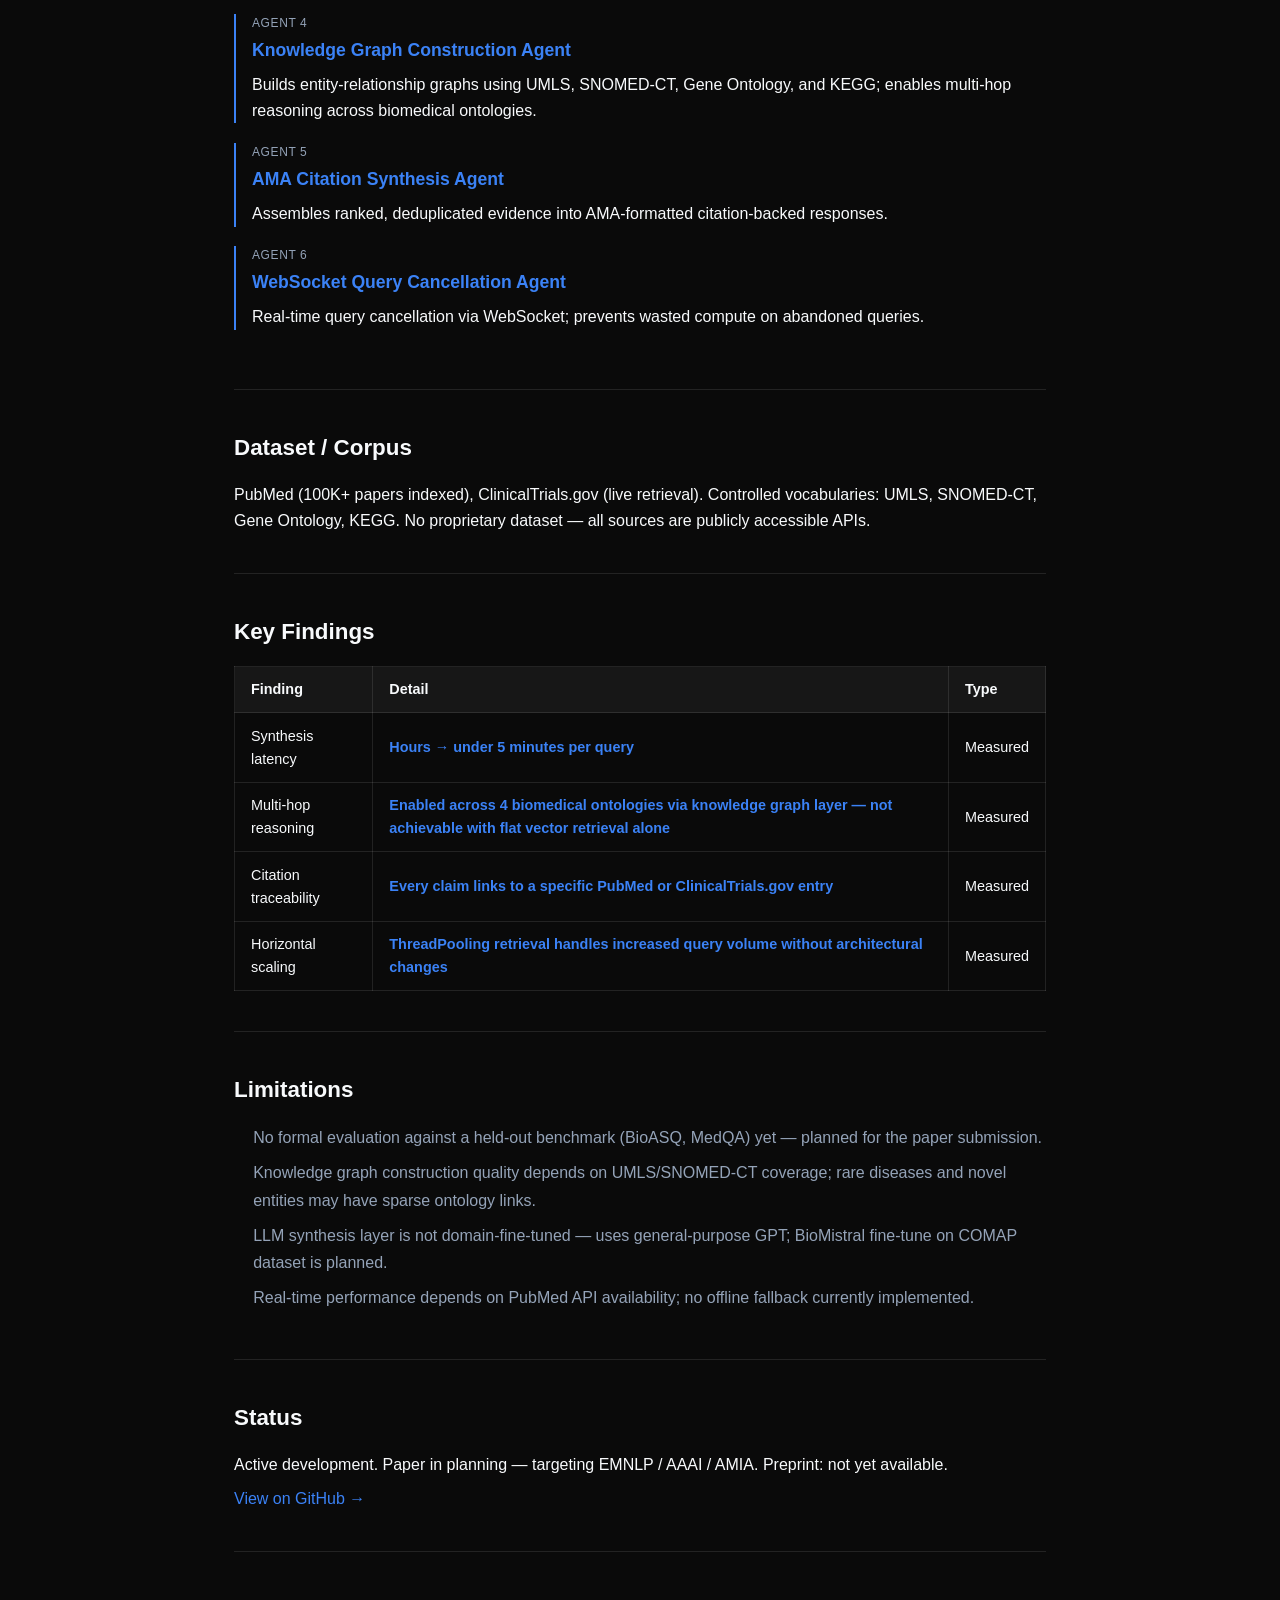
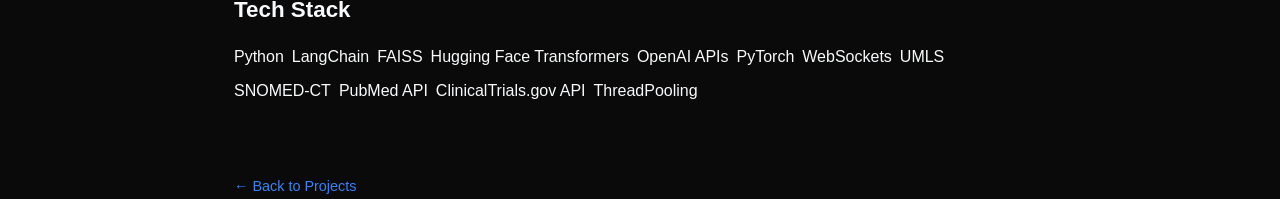
<file: projects/mra.html>
<!DOCTYPE html>
<html lang="en">
<head>
  <meta charset="UTF-8" />
  <meta name="viewport" content="width=device-width, initial-scale=1.0" />
  <title>Medical Research Agent — Tanay Anand</title>
  <link rel="stylesheet" href="../style.css" />
  <link rel="stylesheet" href="https://cdnjs.cloudflare.com/ajax/libs/font-awesome/6.4.0/css/all.min.css" />
  <style>
    .case-hero { padding: 6rem 0 3rem; }
    .case-hero h1 { font-size: 2.4rem; margin-bottom: 0.5rem; }
    .case-meta { color: var(--text-secondary); margin-bottom: 1.5rem; font-size: 0.95rem; }
    .status-banner { background: var(--bg-surface); border: 1px solid var(--accent-blue); border-radius: 8px; padding: 1rem 1.4rem; margin: 1.5rem 0; font-size: 0.95rem; }
    .status-banner strong { color: var(--accent-blue); }
    .metrics-row { display: flex; gap: 2rem; flex-wrap: wrap; margin: 2rem 0; }
    .metric-card { background: var(--bg-surface); border: 1px solid var(--border-color); border-radius: 8px; padding: 1.2rem 1.8rem; min-width: 140px; }
    .metric-card .value { font-size: 1.8rem; font-weight: 700; color: var(--accent-blue); }
    .metric-card .label { font-size: 0.8rem; color: var(--text-secondary); margin-top: 0.2rem; }
    .case-section { padding: 2.5rem 0; border-top: 1px solid var(--border-color); }
    .case-section h2 { font-size: 1.4rem; margin-bottom: 1rem; }
    .case-section h3 { font-size: 1.1rem; margin: 1.5rem 0 0.5rem; color: var(--accent-blue); }
    .agent-item { margin-bottom: 1.2rem; padding-left: 1rem; border-left: 2px solid var(--accent-blue); }
    .agent-num { font-size: 0.75rem; color: var(--text-secondary); text-transform: uppercase; letter-spacing: 0.05em; margin-bottom: 0.2rem; }
    .lld-item { margin-bottom: 1rem; padding-left: 1rem; border-left: 2px solid var(--accent-blue); }
    .measured { color: var(--accent-blue); font-weight: 600; }
    .estimated { color: var(--text-secondary); }
    .results-table { width: 100%; border-collapse: collapse; margin-top: 1rem; }
    .results-table th, .results-table td { padding: 0.7rem 1rem; border: 1px solid var(--border-color); font-size: 0.9rem; text-align: left; }
    .results-table th { background: var(--bg-surface); }
    .limitations-list { margin: 0.5rem 0 0 1.2rem; color: var(--text-secondary); line-height: 1.7; }
    .limitations-list li { margin-bottom: 0.5rem; }
    .back-link { display: inline-block; margin: 2rem 0 0; color: var(--accent-blue); text-decoration: none; font-size: 0.9rem; }
    .back-link:hover { text-decoration: underline; }
    .tech-chips { display: flex; flex-wrap: wrap; gap: 0.5rem; margin-top: 1rem; }
    body { background-color: var(--bg-color); color: var(--text-primary); }
  </style>
</head>
<body>
  <nav class="navbar">
    <div class="nav-container">
      <a href="../index.html" class="nav-logo">Tanay Anand</a>
      <a href="../index.html#projects" class="back-link">← Back to Projects</a>
    </div>
  </nav>

  <main class="container" style="max-width: 860px; padding-top: 2rem; margin: 0 auto; padding-left: 1.5rem; padding-right: 1.5rem;">

    <section class="case-hero">
      <p class="case-meta">IIT Jodhpur Ayurtech Centre of Excellence · August 2024 – Present · Research</p>
      <h1>Medical Research Agent</h1>
      <p style="font-size:1.1rem; color: var(--text-secondary); margin-bottom: 1rem;">
        Six-agent LangChain pipeline for full-lifecycle biomedical research automation —
        parallelised retrieval, knowledge graph construction, and citation-backed synthesis
        at 100K+ paper scale.
      </p>

      <div class="status-banner">
        <strong>Active research project</strong> — IIT Jodhpur Ayurtech Centre of Excellence.
        MRA paper in planning, targeting EMNLP / AAAI / AMIA.
      </div>

      <div class="metrics-row">
        <div class="metric-card">
          <div class="value">100K+</div>
          <div class="label">PubMed papers indexed</div>
          <span style="font-size:0.7rem; color:var(--text-secondary); font-style:italic; display:block; margin-top:0.3rem;">Measured</span>
        </div>
        <div class="metric-card">
          <div class="value">&lt;5 min</div>
          <div class="label">Per literature synthesis query</div>
          <span style="font-size:0.7rem; color:var(--text-secondary); font-style:italic; display:block; margin-top:0.3rem;">Measured</span>
        </div>
        <div class="metric-card">
          <div class="value">6</div>
          <div class="label">Agents in pipeline</div>
          <span style="font-size:0.7rem; color:var(--text-secondary); font-style:italic; display:block; margin-top:0.3rem;">Measured</span>
        </div>
        <div class="metric-card">
          <div class="value">100%</div>
          <div class="label">Citation traceability per response</div>
          <span style="font-size:0.7rem; color:var(--text-secondary); font-style:italic; display:block; margin-top:0.3rem;">Measured</span>
        </div>
      </div>
    </section>

    <section class="case-section">
      <h2>Contribution Claim</h2>
      <p>Existing biomedical literature tools (PubMed search, citation managers) are single-step: query → result list. They do not decompose queries, rerank by semantic relevance, construct knowledge graphs across controlled vocabularies, or synthesise citation-backed answers. MRA is a full-pipeline agentic system that does all of these in sequence, reducing literature synthesis from hours to under 5 minutes per query while maintaining full citation traceability.</p>
    </section>

    <section class="case-section">
      <h2>Architecture — Six-Agent Pipeline</h2>

      <div class="agent-item">
        <div class="agent-num">Agent 1</div>
        <h3 style="margin-top:0;">Query Decomposition Agent</h3>
        <p>Breaks complex biomedical queries into sub-questions across disease mechanisms, treatment modalities, and clinical outcomes.</p>
      </div>

      <div class="agent-item">
        <div class="agent-num">Agent 2</div>
        <h3 style="margin-top:0;">Parallelised Retrieval Agent</h3>
        <p>Concurrent PubMed and ClinicalTrials.gov retrieval via ThreadPooling; handles pagination and rate limits transparently.</p>
      </div>

      <div class="agent-item">
        <div class="agent-num">Agent 3</div>
        <h3 style="margin-top:0;">FAISS Chunk Reranking Agent</h3>
        <p>Semantic reranking of retrieved chunks against the original query; filters low-relevance retrievals before downstream processing.</p>
      </div>

      <div class="agent-item">
        <div class="agent-num">Agent 4</div>
        <h3 style="margin-top:0;">Knowledge Graph Construction Agent</h3>
        <p>Builds entity-relationship graphs using UMLS, SNOMED-CT, Gene Ontology, and KEGG; enables multi-hop reasoning across biomedical ontologies.</p>
      </div>

      <div class="agent-item">
        <div class="agent-num">Agent 5</div>
        <h3 style="margin-top:0;">AMA Citation Synthesis Agent</h3>
        <p>Assembles ranked, deduplicated evidence into AMA-formatted citation-backed responses.</p>
      </div>

      <div class="agent-item">
        <div class="agent-num">Agent 6</div>
        <h3 style="margin-top:0;">WebSocket Query Cancellation Agent</h3>
        <p>Real-time query cancellation via WebSocket; prevents wasted compute on abandoned queries.</p>
      </div>
    </section>

    <section class="case-section">
      <h2>Dataset / Corpus</h2>
      <p>PubMed (100K+ papers indexed), ClinicalTrials.gov (live retrieval). Controlled vocabularies: UMLS, SNOMED-CT, Gene Ontology, KEGG. No proprietary dataset — all sources are publicly accessible APIs.</p>
    </section>

    <section class="case-section">
      <h2>Key Findings</h2>
      <table class="results-table">
        <thead>
          <tr><th>Finding</th><th>Detail</th><th>Type</th></tr>
        </thead>
        <tbody>
          <tr><td>Synthesis latency</td><td class="measured">Hours → under 5 minutes per query</td><td>Measured</td></tr>
          <tr><td>Multi-hop reasoning</td><td class="measured">Enabled across 4 biomedical ontologies via knowledge graph layer — not achievable with flat vector retrieval alone</td><td>Measured</td></tr>
          <tr><td>Citation traceability</td><td class="measured">Every claim links to a specific PubMed or ClinicalTrials.gov entry</td><td>Measured</td></tr>
          <tr><td>Horizontal scaling</td><td class="measured">ThreadPooling retrieval handles increased query volume without architectural changes</td><td>Measured</td></tr>
        </tbody>
      </table>
    </section>

    <section class="case-section">
      <h2>Limitations</h2>
      <ul class="limitations-list">
        <li>No formal evaluation against a held-out benchmark (BioASQ, MedQA) yet — planned for the paper submission.</li>
        <li>Knowledge graph construction quality depends on UMLS/SNOMED-CT coverage; rare diseases and novel entities may have sparse ontology links.</li>
        <li>LLM synthesis layer is not domain-fine-tuned — uses general-purpose GPT; BioMistral fine-tune on COMAP dataset is planned.</li>
        <li>Real-time performance depends on PubMed API availability; no offline fallback currently implemented.</li>
      </ul>
    </section>

    <section class="case-section">
      <h2>Status</h2>
      <p>Active development. Paper in planning — targeting EMNLP / AAAI / AMIA. Preprint: not yet available.</p>
      <p style="margin-top:0.5rem;"><a href="https://github.com/tanayanand12/Medical-Research-Agent" target="_blank" style="color:var(--accent-blue);">View on GitHub →</a></p>
    </section>

    <section class="case-section">
      <h2>Tech Stack</h2>
      <div class="tech-chips">
        <span class="skill-tag">Python</span>
        <span class="skill-tag">LangChain</span>
        <span class="skill-tag">FAISS</span>
        <span class="skill-tag">Hugging Face Transformers</span>
        <span class="skill-tag">OpenAI APIs</span>
        <span class="skill-tag">PyTorch</span>
        <span class="skill-tag">WebSockets</span>
        <span class="skill-tag">UMLS</span>
        <span class="skill-tag">SNOMED-CT</span>
        <span class="skill-tag">PubMed API</span>
        <span class="skill-tag">ClinicalTrials.gov API</span>
        <span class="skill-tag">ThreadPooling</span>
      </div>
    </section>

    <a href="../index.html#projects" class="back-link">← Back to Projects</a>

  </main>
</body>
</html>
</file>
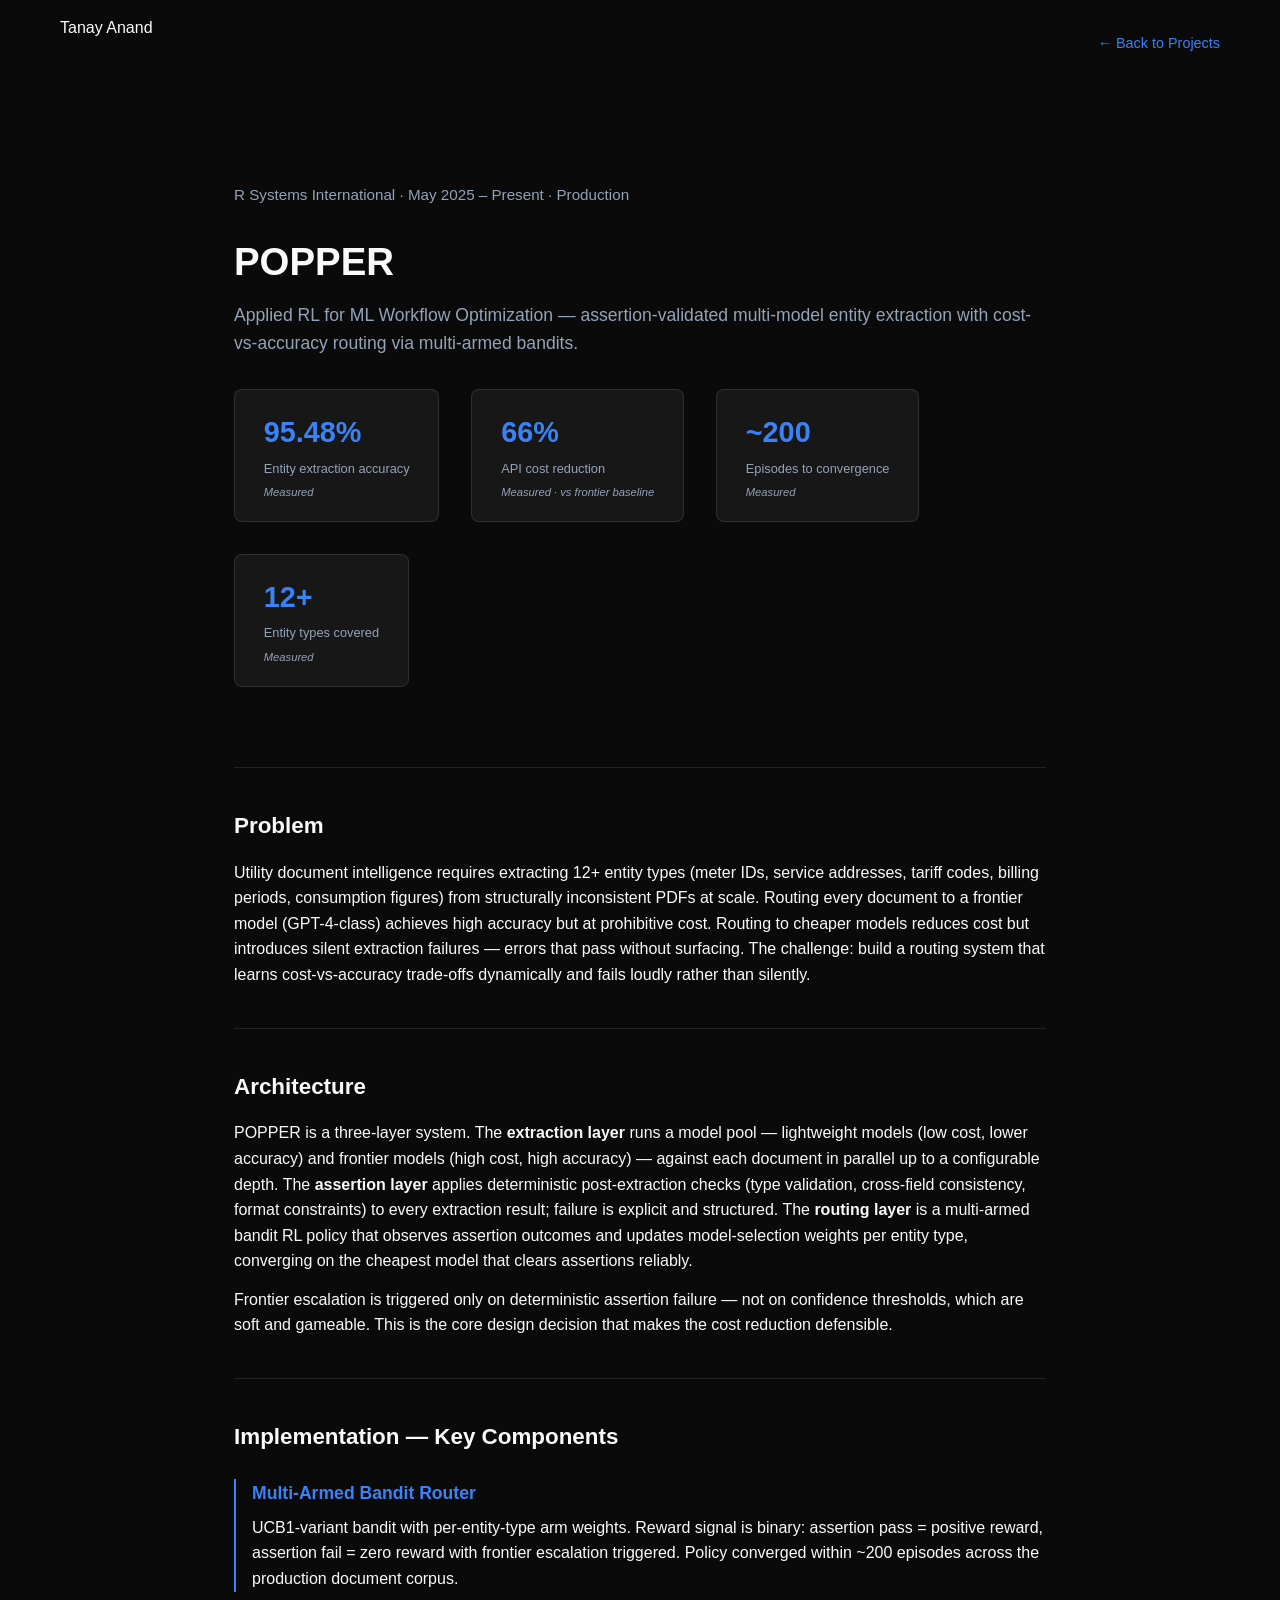
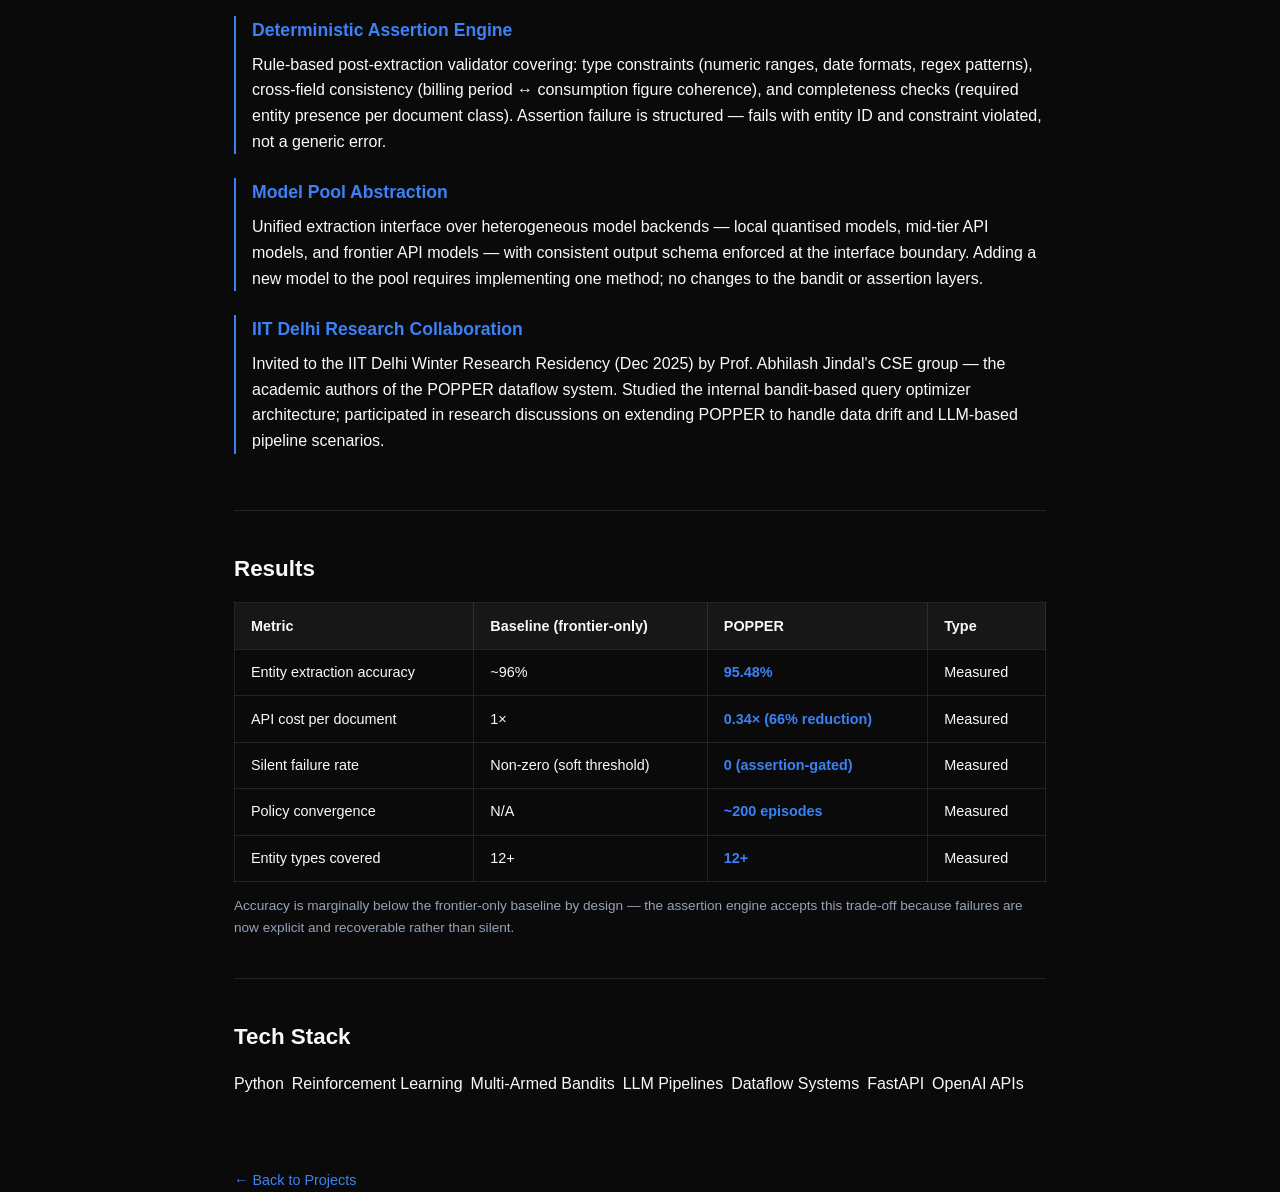
<file: projects/popper.html>
<!DOCTYPE html>
<html lang="en">
<head>
  <meta charset="UTF-8" />
  <meta name="viewport" content="width=device-width, initial-scale=1.0" />
  <title>POPPER — Tanay Anand</title>
  <link rel="stylesheet" href="../style.css" />
  <link rel="stylesheet" href="https://cdnjs.cloudflare.com/ajax/libs/font-awesome/6.4.0/css/all.min.css" />
  <style>
    .case-hero { padding: 6rem 0 3rem; }
    .case-hero h1 { font-size: 2.4rem; margin-bottom: 0.5rem; }
    .case-meta { color: var(--text-secondary); margin-bottom: 1.5rem; font-size: 0.95rem; }
    .metrics-row { display: flex; gap: 2rem; flex-wrap: wrap; margin: 2rem 0; }
    .metric-card { background: var(--bg-surface); border: 1px solid var(--border-color); border-radius: 8px; padding: 1.2rem 1.8rem; min-width: 140px; }
    .metric-card .value { font-size: 1.8rem; font-weight: 700; color: var(--accent-blue); }
    .metric-card .label { font-size: 0.8rem; color: var(--text-secondary); margin-top: 0.2rem; }
    .metric-card .tag { font-size: 0.7rem; color: var(--text-secondary); font-style: italic; }
    .case-section { padding: 2.5rem 0; border-top: 1px solid var(--border-color); }
    .case-section h2 { font-size: 1.4rem; margin-bottom: 1rem; }
    .case-section h3 { font-size: 1.1rem; margin: 1.5rem 0 0.5rem; color: var(--accent-blue); }
    .lld-item { margin-bottom: 1rem; padding-left: 1rem; border-left: 2px solid var(--accent-blue); }
    .results-table { width: 100%; border-collapse: collapse; margin-top: 1rem; }
    .results-table th, .results-table td { padding: 0.7rem 1rem; border: 1px solid var(--border-color); font-size: 0.9rem; text-align: left; }
    .results-table th { background: var(--bg-surface); }
    .measured { color: var(--accent-blue); font-weight: 600; }
    .estimated { color: var(--text-secondary); }
    .back-link { display: inline-block; margin: 2rem 0 0; color: var(--accent-blue); text-decoration: none; font-size: 0.9rem; }
    .back-link:hover { text-decoration: underline; }
    .tech-chips { display: flex; flex-wrap: wrap; gap: 0.5rem; margin-top: 1rem; }
    body { background-color: var(--bg-color); color: var(--text-primary); }
  </style>
</head>
<body>
  <nav class="navbar">
    <div class="nav-container">
      <a href="../index.html" class="nav-logo">Tanay Anand</a>
      <a href="../index.html#projects" class="back-link">← Back to Projects</a>
    </div>
  </nav>

  <main class="container" style="max-width: 860px; padding-top: 2rem; margin: 0 auto; padding-left: 1.5rem; padding-right: 1.5rem;">

    <section class="case-hero">
      <p class="case-meta">R Systems International · May 2025 – Present · Production</p>
      <h1>POPPER</h1>
      <p style="font-size:1.1rem; color: var(--text-secondary); margin-bottom: 1.5rem;">
        Applied RL for ML Workflow Optimization — assertion-validated multi-model entity extraction
        with cost-vs-accuracy routing via multi-armed bandits.
      </p>

      <div class="metrics-row">
        <div class="metric-card">
          <div class="value">95.48%</div>
          <div class="label">Entity extraction accuracy</div>
          <span style="font-size:0.7rem; color:var(--text-secondary); font-style:italic; display:block; margin-top:0.3rem;">Measured</span>
        </div>
        <div class="metric-card">
          <div class="value">66%</div>
          <div class="label">API cost reduction</div>
          <span style="font-size:0.7rem; color:var(--text-secondary); font-style:italic; display:block; margin-top:0.3rem;">Measured · vs frontier baseline</span>
        </div>
        <div class="metric-card">
          <div class="value">~200</div>
          <div class="label">Episodes to convergence</div>
          <span style="font-size:0.7rem; color:var(--text-secondary); font-style:italic; display:block; margin-top:0.3rem;">Measured</span>
        </div>
        <div class="metric-card">
          <div class="value">12+</div>
          <div class="label">Entity types covered</div>
          <span style="font-size:0.7rem; color:var(--text-secondary); font-style:italic; display:block; margin-top:0.3rem;">Measured</span>
        </div>
      </div>
    </section>

    <section class="case-section">
      <h2>Problem</h2>
      <p>Utility document intelligence requires extracting 12+ entity types (meter IDs, service addresses, tariff codes, billing periods, consumption figures) from structurally inconsistent PDFs at scale. Routing every document to a frontier model (GPT-4-class) achieves high accuracy but at prohibitive cost. Routing to cheaper models reduces cost but introduces silent extraction failures — errors that pass without surfacing. The challenge: build a routing system that learns cost-vs-accuracy trade-offs dynamically and fails loudly rather than silently.</p>
    </section>

    <section class="case-section">
      <h2>Architecture</h2>
      <p>POPPER is a three-layer system. The <strong>extraction layer</strong> runs a model pool — lightweight models (low cost, lower accuracy) and frontier models (high cost, high accuracy) — against each document in parallel up to a configurable depth. The <strong>assertion layer</strong> applies deterministic post-extraction checks (type validation, cross-field consistency, format constraints) to every extraction result; failure is explicit and structured. The <strong>routing layer</strong> is a multi-armed bandit RL policy that observes assertion outcomes and updates model-selection weights per entity type, converging on the cheapest model that clears assertions reliably.</p>
      <p style="margin-top:0.8rem;">Frontier escalation is triggered only on deterministic assertion failure — not on confidence thresholds, which are soft and gameable. This is the core design decision that makes the cost reduction defensible.</p>
    </section>

    <section class="case-section">
      <h2>Implementation — Key Components</h2>

      <div class="lld-item">
        <h3>Multi-Armed Bandit Router</h3>
        <p>UCB1-variant bandit with per-entity-type arm weights. Reward signal is binary: assertion pass = positive reward, assertion fail = zero reward with frontier escalation triggered. Policy converged within ~200 episodes across the production document corpus.</p>
      </div>

      <div class="lld-item">
        <h3>Deterministic Assertion Engine</h3>
        <p>Rule-based post-extraction validator covering: type constraints (numeric ranges, date formats, regex patterns), cross-field consistency (billing period ↔ consumption figure coherence), and completeness checks (required entity presence per document class). Assertion failure is structured — fails with entity ID and constraint violated, not a generic error.</p>
      </div>

      <div class="lld-item">
        <h3>Model Pool Abstraction</h3>
        <p>Unified extraction interface over heterogeneous model backends — local quantised models, mid-tier API models, and frontier API models — with consistent output schema enforced at the interface boundary. Adding a new model to the pool requires implementing one method; no changes to the bandit or assertion layers.</p>
      </div>

      <div class="lld-item">
        <h3>IIT Delhi Research Collaboration</h3>
        <p>Invited to the IIT Delhi Winter Research Residency (Dec 2025) by Prof. Abhilash Jindal's CSE group — the academic authors of the POPPER dataflow system. Studied the internal bandit-based query optimizer architecture; participated in research discussions on extending POPPER to handle data drift and LLM-based pipeline scenarios.</p>
      </div>
    </section>

    <section class="case-section">
      <h2>Results</h2>
      <table class="results-table">
        <thead>
          <tr><th>Metric</th><th>Baseline (frontier-only)</th><th>POPPER</th><th>Type</th></tr>
        </thead>
        <tbody>
          <tr><td>Entity extraction accuracy</td><td>~96%</td><td class="measured">95.48%</td><td>Measured</td></tr>
          <tr><td>API cost per document</td><td>1×</td><td class="measured">0.34× (66% reduction)</td><td>Measured</td></tr>
          <tr><td>Silent failure rate</td><td>Non-zero (soft threshold)</td><td class="measured">0 (assertion-gated)</td><td>Measured</td></tr>
          <tr><td>Policy convergence</td><td>N/A</td><td class="measured">~200 episodes</td><td>Measured</td></tr>
          <tr><td>Entity types covered</td><td>12+</td><td class="measured">12+</td><td>Measured</td></tr>
        </tbody>
      </table>
      <p style="margin-top:0.8rem; font-size:0.85rem; color:var(--text-secondary);">Accuracy is marginally below the frontier-only baseline by design — the assertion engine accepts this trade-off because failures are now explicit and recoverable rather than silent.</p>
    </section>

    <section class="case-section">
      <h2>Tech Stack</h2>
      <div class="tech-chips">
        <span class="skill-tag">Python</span>
        <span class="skill-tag">Reinforcement Learning</span>
        <span class="skill-tag">Multi-Armed Bandits</span>
        <span class="skill-tag">LLM Pipelines</span>
        <span class="skill-tag">Dataflow Systems</span>
        <span class="skill-tag">FastAPI</span>
        <span class="skill-tag">OpenAI APIs</span>
      </div>
    </section>

    <a href="../index.html#projects" class="back-link">← Back to Projects</a>

  </main>
</body>
</html>
</file>
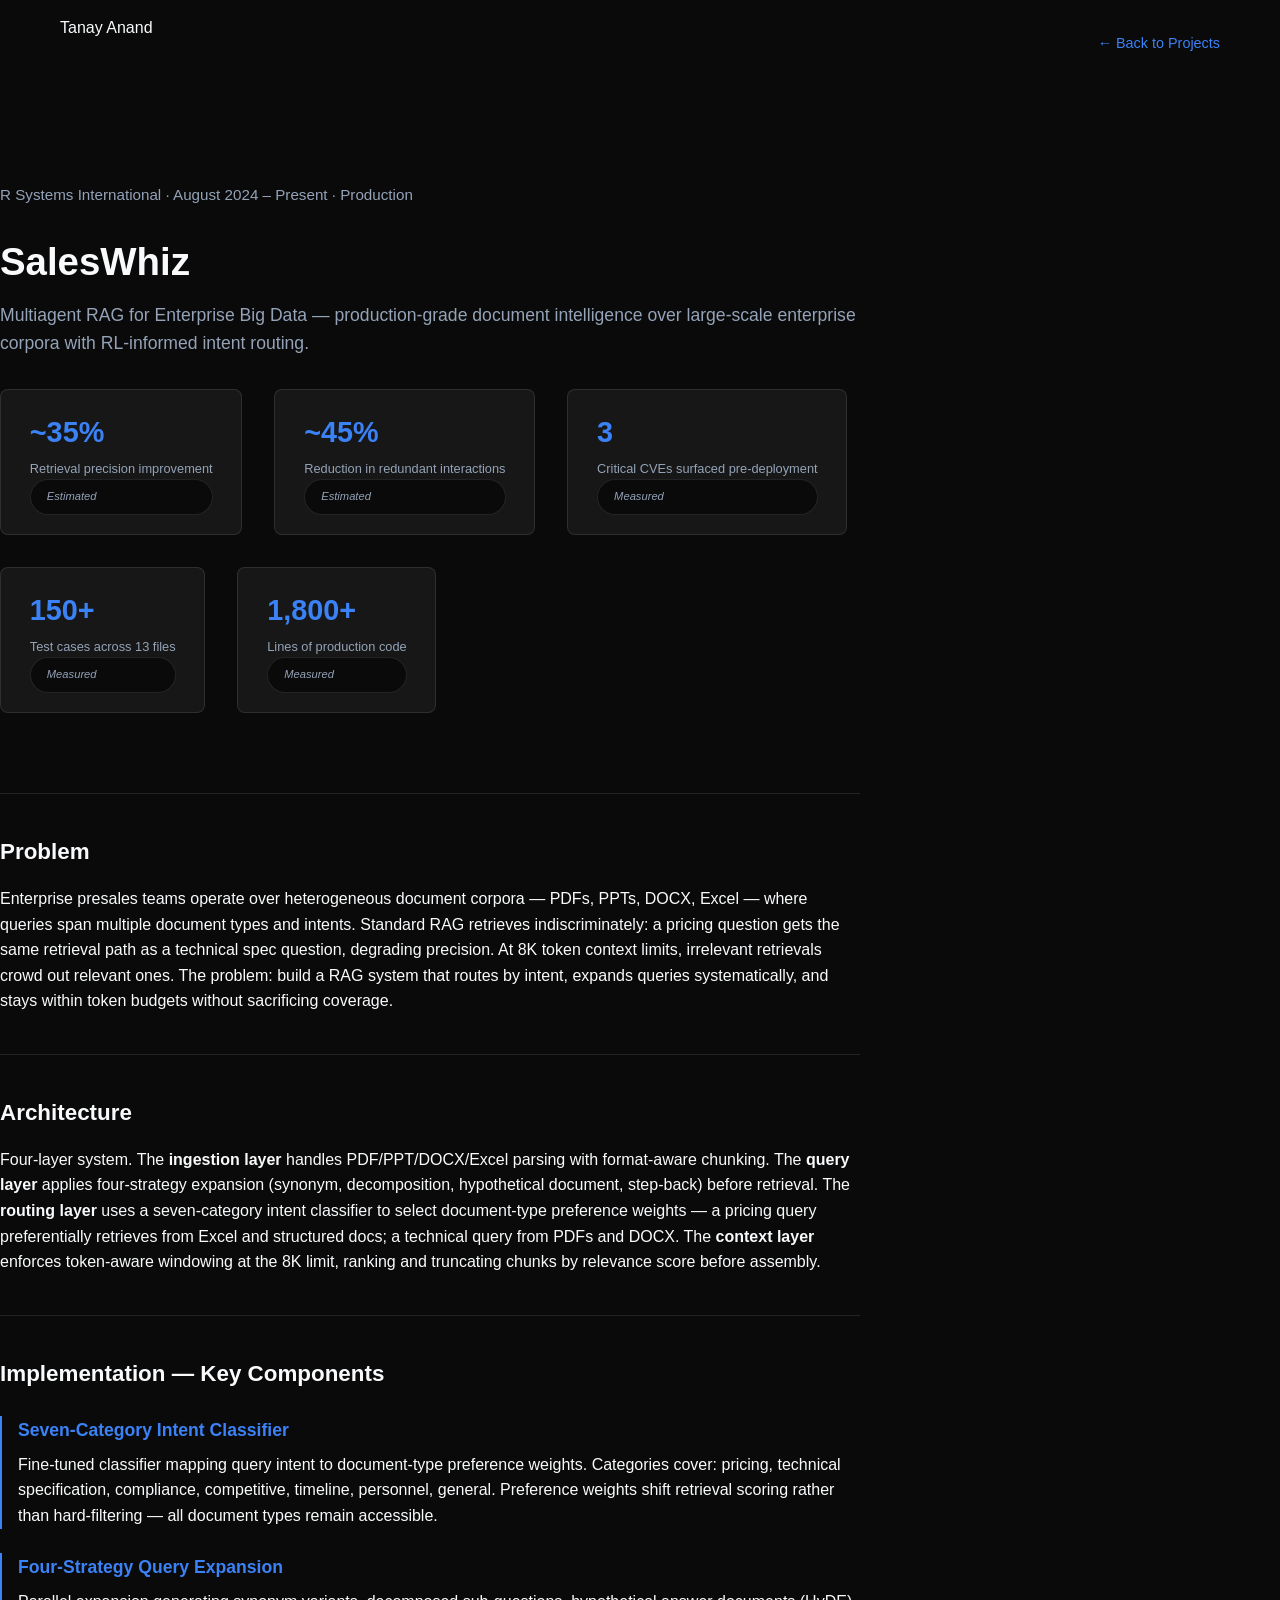
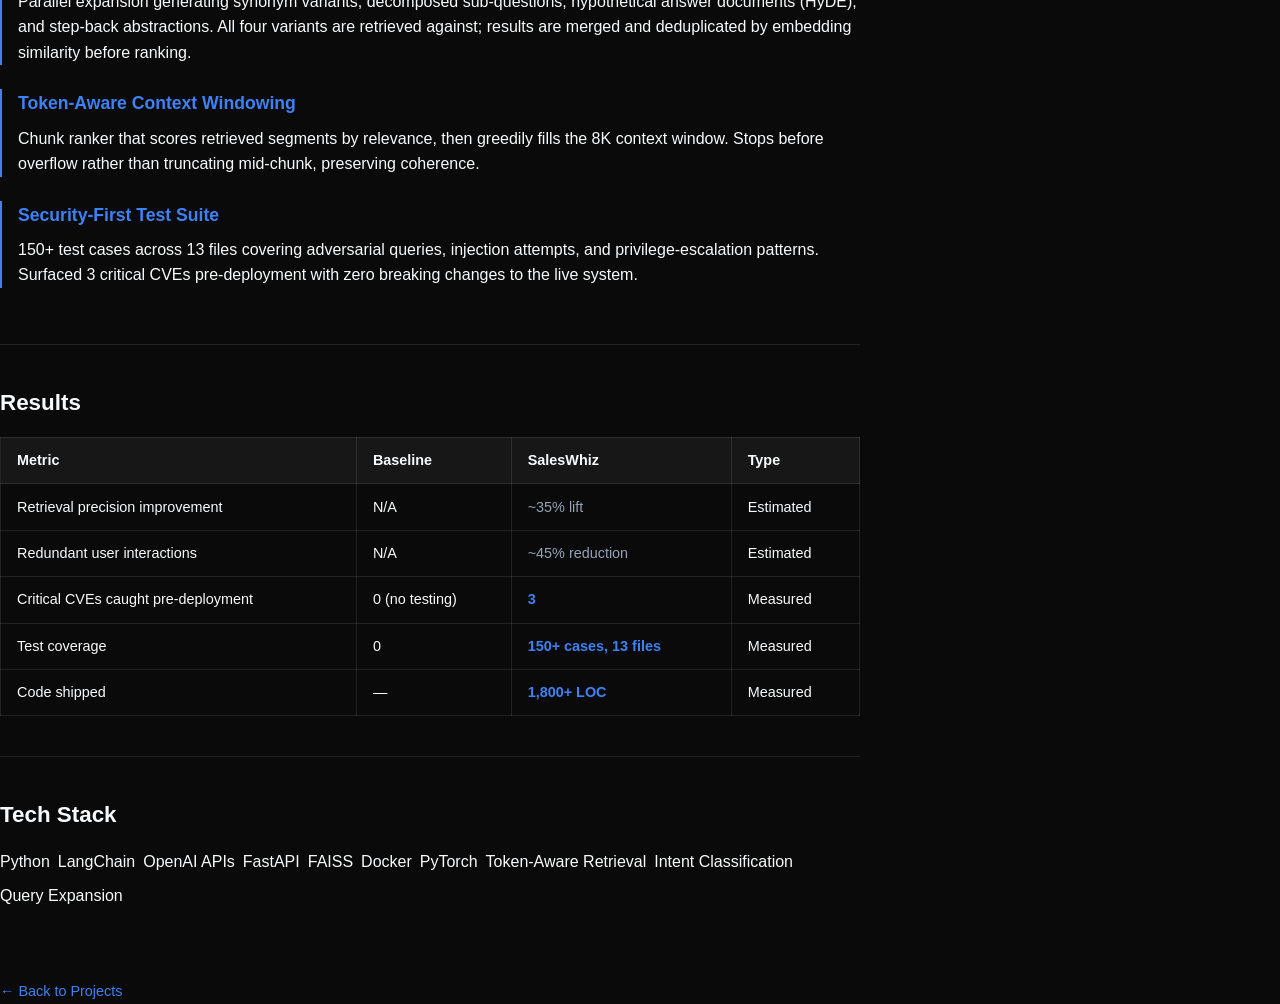
<file: projects/saleswhiz.html>
<!DOCTYPE html>
<html lang="en">
<head>
  <meta charset="UTF-8" />
  <meta name="viewport" content="width=device-width, initial-scale=1.0" />
  <title>SalesWhiz — Tanay Anand</title>
  <link rel="stylesheet" href="../style.css" />
  <link rel="stylesheet" href="https://cdnjs.cloudflare.com/ajax/libs/font-awesome/6.4.0/css/all.min.css" />
  <style>
    .case-hero { padding: 6rem 0 3rem; }
    .case-hero h1 { font-size: 2.4rem; margin-bottom: 0.5rem; }
    .case-meta { color: var(--text-secondary); margin-bottom: 1.5rem; font-size: 0.95rem; }
    .metrics-row { display: flex; gap: 2rem; flex-wrap: wrap; margin: 2rem 0; }
    .metric-card { background: var(--bg-surface); border: 1px solid var(--border-color); border-radius: 8px; padding: 1.2rem 1.8rem; min-width: 140px; }
    .metric-card .value { font-size: 1.8rem; font-weight: 700; color: var(--accent-blue); }
    .metric-card .label { font-size: 0.8rem; color: var(--text-secondary); margin-top: 0.2rem; }
    .metric-card .tag { font-size: 0.7rem; color: var(--text-secondary); font-style: italic; }
    .case-section { padding: 2.5rem 0; border-top: 1px solid var(--border-color); }
    .case-section h2 { font-size: 1.4rem; margin-bottom: 1rem; }
    .case-section h3 { font-size: 1.1rem; margin: 1.5rem 0 0.5rem; color: var(--accent-blue); }
    .lld-item { margin-bottom: 1rem; padding-left: 1rem; border-left: 2px solid var(--accent-blue); }
    .results-table { width: 100%; border-collapse: collapse; margin-top: 1rem; }
    .results-table th, .results-table td { padding: 0.7rem 1rem; border: 1px solid var(--border-color); font-size: 0.9rem; text-align: left; }
    .results-table th { background: var(--bg-surface); }
    .measured { color: var(--accent-blue); font-weight: 600; }
    .estimated { color: var(--text-secondary); }
    .back-link { display: inline-block; margin: 2rem 0 0; color: var(--accent-blue); text-decoration: none; font-size: 0.9rem; }
    .back-link:hover { text-decoration: underline; }
    .tech-chips { display: flex; flex-wrap: wrap; gap: 0.5rem; margin-top: 1rem; }
    body { background-color: var(--bg-color); color: var(--text-primary); }
  </style>
</head>
<body>
  <nav class="navbar">
    <div class="nav-container">
      <a href="../index.html" class="nav-logo">Tanay Anand</a>
      <a href="../index.html#projects" class="back-link">← Back to Projects</a>
    </div>
  </nav>

  <main class="container" style="max-width: 860px; padding-top: 2rem;">

    <section class="case-hero">
      <p class="case-meta">R Systems International · August 2024 – Present · Production</p>
      <h1>SalesWhiz</h1>
      <p style="font-size:1.1rem; color: var(--text-secondary); margin-bottom: 1.5rem;">
        Multiagent RAG for Enterprise Big Data — production-grade document intelligence over
        large-scale enterprise corpora with RL-informed intent routing.
      </p>

      <div class="metrics-row">
        <div class="metric-card">
          <div class="value">~35%</div>
          <div class="label">Retrieval precision improvement</div>
          <div class="tag">Estimated</div>
        </div>
        <div class="metric-card">
          <div class="value">~45%</div>
          <div class="label">Reduction in redundant interactions</div>
          <div class="tag">Estimated</div>
        </div>
        <div class="metric-card">
          <div class="value">3</div>
          <div class="label">Critical CVEs surfaced pre-deployment</div>
          <div class="tag">Measured</div>
        </div>
        <div class="metric-card">
          <div class="value">150+</div>
          <div class="label">Test cases across 13 files</div>
          <div class="tag">Measured</div>
        </div>
        <div class="metric-card">
          <div class="value">1,800+</div>
          <div class="label">Lines of production code</div>
          <div class="tag">Measured</div>
        </div>
      </div>
    </section>

    <section class="case-section">
      <h2>Problem</h2>
      <p>Enterprise presales teams operate over heterogeneous document corpora — PDFs, PPTs, DOCX, Excel — where queries span multiple document types and intents. Standard RAG retrieves indiscriminately: a pricing question gets the same retrieval path as a technical spec question, degrading precision. At 8K token context limits, irrelevant retrievals crowd out relevant ones. The problem: build a RAG system that routes by intent, expands queries systematically, and stays within token budgets without sacrificing coverage.</p>
    </section>

    <section class="case-section">
      <h2>Architecture</h2>
      <p>Four-layer system. The <strong>ingestion layer</strong> handles PDF/PPT/DOCX/Excel parsing with format-aware chunking. The <strong>query layer</strong> applies four-strategy expansion (synonym, decomposition, hypothetical document, step-back) before retrieval. The <strong>routing layer</strong> uses a seven-category intent classifier to select document-type preference weights — a pricing query preferentially retrieves from Excel and structured docs; a technical query from PDFs and DOCX. The <strong>context layer</strong> enforces token-aware windowing at the 8K limit, ranking and truncating chunks by relevance score before assembly.</p>
    </section>

    <section class="case-section">
      <h2>Implementation — Key Components</h2>

      <div class="lld-item">
        <h3>Seven-Category Intent Classifier</h3>
        <p>Fine-tuned classifier mapping query intent to document-type preference weights. Categories cover: pricing, technical specification, compliance, competitive, timeline, personnel, general. Preference weights shift retrieval scoring rather than hard-filtering — all document types remain accessible.</p>
      </div>

      <div class="lld-item">
        <h3>Four-Strategy Query Expansion</h3>
        <p>Parallel expansion generating synonym variants, decomposed sub-questions, hypothetical answer documents (HyDE), and step-back abstractions. All four variants are retrieved against; results are merged and deduplicated by embedding similarity before ranking.</p>
      </div>

      <div class="lld-item">
        <h3>Token-Aware Context Windowing</h3>
        <p>Chunk ranker that scores retrieved segments by relevance, then greedily fills the 8K context window. Stops before overflow rather than truncating mid-chunk, preserving coherence.</p>
      </div>

      <div class="lld-item">
        <h3>Security-First Test Suite</h3>
        <p>150+ test cases across 13 files covering adversarial queries, injection attempts, and privilege-escalation patterns. Surfaced 3 critical CVEs pre-deployment with zero breaking changes to the live system.</p>
      </div>
    </section>

    <section class="case-section">
      <h2>Results</h2>
      <table class="results-table">
        <thead>
          <tr><th>Metric</th><th>Baseline</th><th>SalesWhiz</th><th>Type</th></tr>
        </thead>
        <tbody>
          <tr><td>Retrieval precision improvement</td><td>N/A</td><td class="estimated">~35% lift</td><td>Estimated</td></tr>
          <tr><td>Redundant user interactions</td><td>N/A</td><td class="estimated">~45% reduction</td><td>Estimated</td></tr>
          <tr><td>Critical CVEs caught pre-deployment</td><td>0 (no testing)</td><td class="measured">3</td><td>Measured</td></tr>
          <tr><td>Test coverage</td><td>0</td><td class="measured">150+ cases, 13 files</td><td>Measured</td></tr>
          <tr><td>Code shipped</td><td>—</td><td class="measured">1,800+ LOC</td><td>Measured</td></tr>
        </tbody>
      </table>
    </section>

    <section class="case-section">
      <h2>Tech Stack</h2>
      <div class="tech-chips">
        <span class="skill-tag">Python</span>
        <span class="skill-tag">LangChain</span>
        <span class="skill-tag">OpenAI APIs</span>
        <span class="skill-tag">FastAPI</span>
        <span class="skill-tag">FAISS</span>
        <span class="skill-tag">Docker</span>
        <span class="skill-tag">PyTorch</span>
        <span class="skill-tag">Token-Aware Retrieval</span>
        <span class="skill-tag">Intent Classification</span>
        <span class="skill-tag">Query Expansion</span>
      </div>
    </section>

    <a href="../index.html#projects" class="back-link">← Back to Projects</a>

  </main>
</body>
</html>
</file>
<file: style.css>
/* 
   =========================================
   JAMI SAI DINESH - PORTFOLIO STYLES
   =========================================
*/

:root {
    /* Dark Theme (Default) */
    --bg-color: #0a0a0a;
    --bg-surface: #171717;
    --bg-surface-hover: #262626;

    --text-primary: #f8fafc;
    --text-secondary: #94a3b8;

    --accent-blue: #3b82f6;
    --accent-purple: #8b5cf6;
    --gradient-primary: linear-gradient(135deg, var(--accent-blue), var(--accent-purple));

    --border-color: rgba(255, 255, 255, 0.1);
    --glass-bg: rgba(23, 23, 23, 0.7);
    --invert-img: 1;
    /* For images that need to be white in dark mode */

    /* Typography */
    --font-primary: 'Inter', sans-serif;
    --font-heading: 'Poppins', sans-serif;

    /* Spacing & Layout */
    --section-padding: 100px 20px;
    --nav-height: 80px;
    --border-radius: 12px;
    --border-radius-lg: 24px;

    /* Transitions */
    --transition-fast: 0.2s ease;
    --transition-medium: 0.4s cubic-bezier(0.175, 0.885, 0.32, 1.275);
}

[data-theme="light"] {
    --bg-color: #f8fafc;
    --bg-surface: #ffffff;
    --bg-surface-hover: #f1f5f9;

    --text-primary: #0f172a;
    --text-secondary: #475569;

    --border-color: rgba(0, 0, 0, 0.1);
    --glass-bg: rgba(255, 255, 255, 0.8);
    --invert-img: 0;
}

/* =========================================
   RESET & BASE STYLES
   ========================================= */
* {
    margin: 0;
    padding: 0;
    box-sizing: border-box;
}

html {
    scroll-behavior: smooth;
    scroll-padding-top: var(--nav-height);
}

body {
    font-family: var(--font-primary);
    background-color: transparent;
    color: var(--text-primary);
    line-height: 1.6;
    transition: color var(--transition-fast);
    overflow-x: hidden;
}

/* =========================================
   ANIMATED BACKGROUND ORBS
   ========================================= */
.bg-orbs {
    position: fixed;
    top: 0;
    left: 0;
    width: 100vw;
    height: 100vh;
    z-index: -10;
    background-color: var(--bg-color);
    transition: background-color var(--transition-medium);
    overflow: hidden;
}

.orb {
    position: absolute;
    border-radius: 50%;
    filter: blur(80px);
    opacity: 0.3;
    animation: floatOrb 20s infinite ease-in-out alternate;
}

[data-theme="light"] .orb {
    opacity: 0.15; /* Make them softer in light mode */
}

.orb-1 {
    width: 50vw;
    height: 50vw;
    background: var(--accent-blue);
    top: -10vw;
    left: -10vw;
}

.orb-2 {
    width: 40vw;
    height: 40vw;
    background: var(--accent-purple);
    bottom: -10vw;
    right: -10vw;
    animation-delay: -10s;
}

.orb-3 {
    width: 30vw;
    height: 30vw;
    background: #10b981; /* Emerald green for contrast */
    top: 30vh;
    left: 40vw;
    animation-delay: -5s;
    animation-duration: 25s;
}

@keyframes floatOrb {
    0% { transform: translate(0, 0) scale(1); }
    100% { transform: translate(15vw, 15vh) scale(1.3); }
}

a {
    text-decoration: none;
    color: inherit;
}

ul {
    list-style: none;
}

h1,
h2,
h3,
h4 {
    font-family: var(--font-heading);
    color: var(--text-primary);
}

.section {
    padding: var(--section-padding);
    max-width: 1200px;
    margin: 0 auto;
}

.section-title {
    font-size: 2.5rem;
    margin-bottom: 3rem;
    position: relative;
    display: inline-block;
    font-weight: 700;
}

.section-title::after {
    content: '';
    position: absolute;
    bottom: -10px;
    left: 0;
    width: 60px;
    height: 4px;
    background: var(--gradient-primary);
    border-radius: 2px;
}

.gradient-text {
    background: var(--gradient-primary);
    -webkit-background-clip: text;
    -webkit-text-fill-color: transparent;
    background-clip: text;
}

/* =========================================
   REVEAL ANIMATIONS
   ========================================= */
.reveal {
    opacity: 0;
    transform: translateY(40px);
    transition: all 0.8s ease;
}

.reveal.active {
    opacity: 1;
    transform: translateY(0);
}

/* =========================================
   BUTTONS
   ========================================= */
.btn {
    display: inline-block;
    padding: 0.8rem 1.8rem;
    border-radius: 30px;
    font-weight: 600;
    cursor: pointer;
    transition: var(--transition-medium);
    border: none;
    font-family: var(--font-primary);
    text-align: center;
}

.btn-primary {
    background: var(--gradient-primary);
    color: #fff;
    box-shadow: 0 4px 15px rgba(59, 130, 246, 0.4);
}

.btn-primary:hover {
    transform: translateY(-3px);
    box-shadow: 0 8px 25px rgba(59, 130, 246, 0.6);
}

.btn-secondary {
    background: transparent;
    color: var(--text-primary);
    border: 2px solid var(--border-color);
}

.btn-secondary:hover {
    border-color: var(--accent-blue);
    color: var(--accent-blue);
    transform: translateY(-3px);
}

/* =========================================
   NAVBAR
   ========================================= */
.header {
    position: fixed;
    top: 0;
    left: 0;
    width: 100%;
    height: var(--nav-height);
    z-index: 1000;
    background: transparent;
    transition: background var(--transition-fast), backdrop-filter var(--transition-fast), box-shadow var(--transition-fast);
}

.header.scrolled {
    background: var(--glass-bg);
    backdrop-filter: blur(10px);
    -webkit-backdrop-filter: blur(10px);
    box-shadow: 0 4px 30px rgba(0, 0, 0, 0.1);
    border-bottom: 1px solid var(--border-color);
}

.nav-container {
    max-width: 1200px;
    margin: 0 auto;
    padding: 0 20px;
    height: 100%;
    display: flex;
    justify-content: space-between;
    align-items: center;
}

.logo {
    font-family: var(--font-heading);
    font-size: 1.5rem;
    font-weight: 700;
    letter-spacing: -0.5px;
}

.logo span {
    color: var(--accent-blue);
}

.nav-links {
    display: flex;
    gap: 2rem;
}

.nav-links a {
    font-weight: 500;
    font-size: 0.95rem;
    color: var(--text-secondary);
    transition: color var(--transition-fast);
    position: relative;
}

.nav-links a:hover {
    color: var(--text-primary);
}

.nav-links a::after {
    content: '';
    position: absolute;
    bottom: -5px;
    left: 0;
    width: 0;
    height: 2px;
    background: var(--gradient-primary);
    transition: width var(--transition-fast);
}

.nav-links a:hover::after {
    width: 100%;
}

.nav-actions {
    display: flex;
    align-items: center;
    gap: 1rem;
}

.theme-btn {
    background: none;
    border: none;
    color: var(--text-primary);
    font-size: 1.2rem;
    cursor: pointer;
    transition: transform var(--transition-medium);
}

.theme-btn:hover {
    transform: rotate(15deg) scale(1.1);
}

.hamburger {
    display: none;
    font-size: 1.5rem;
    cursor: pointer;
    color: var(--text-primary);
}

/* =========================================
   HERO SECTION
   ========================================= */
.hero-section {
    min-height: 100vh;
    display: flex;
    align-items: center;
    justify-content: space-between;
    padding: calc(var(--nav-height) + 50px) 20px 50px;
    max-width: 1200px;
    margin: 0 auto;
    position: relative;
}

.hero-content {
    flex: 1;
    max-width: 650px;
    z-index: 2;
}

.greeting {
    display: block;
    font-size: 1.2rem;
    color: var(--accent-blue);
    font-weight: 600;
    margin-bottom: 0.5rem;
    font-family: var(--font-heading);
}

.name {
    font-size: clamp(2.5rem, 4.5vw, 4.5rem);
    line-height: 1.1;
    margin-bottom: 1rem;
    white-space: nowrap;
}

.title {
    font-size: clamp(1.5rem, 3vw, 2.5rem);
    color: var(--text-secondary);
    margin-bottom: 1.5rem;
    font-weight: 600;
}

.bio {
    font-size: 1.1rem;
    color: var(--text-secondary);
    margin-bottom: 1.5rem;
    max-width: 550px;
}

.hero-metrics {
    display: flex;
    align-items: center;
    gap: 1.5rem;
    margin-bottom: 2.5rem;
    font-family: var(--font-heading);
    font-weight: 600;
    color: var(--text-primary);
    font-size: 1rem;
}

.hero-metrics .divider {
    color: var(--border-color);
    font-weight: 300;
}

.hero-cta {
    display: flex;
    gap: 1rem;
    flex-wrap: wrap;
}

.hero-visual {
    flex: 1;
    display: flex;
    justify-content: center;
    align-items: center;
    position: relative;
}

.profile-img-container {
    position: relative;
    width: 320px;
    height: 320px;
    display: flex;
    justify-content: center;
    align-items: center;
    z-index: 1;
    border-radius: 50%;
    animation: floatProfile 6s ease-in-out infinite;
}

@keyframes floatProfile {
    0% { transform: translateY(0px); }
    50% { transform: translateY(-15px); }
    100% { transform: translateY(0px); }
}

.profile-img {
    width: 300px;
    height: 300px;
    object-fit: cover;
    object-position: center;
    z-index: 2;
    border-radius: 50%;
    border: 4px solid var(--bg-color);
    box-shadow: 0 10px 40px rgba(0, 0, 0, 0.3);
    transition: transform var(--transition-medium);
}

.profile-img-container:hover .profile-img {
    transform: scale(1.05);
}

.glow-ring {
    position: absolute;
    width: 335px;
    height: 335px;
    border-radius: 50%;
    background: conic-gradient(from 0deg, var(--accent-blue), var(--accent-purple), var(--accent-blue));
    z-index: 0;
    filter: blur(12px);
    opacity: 0.9;
    animation: spinGlow 4s linear infinite;
}

@keyframes spinGlow {
    100% { transform: rotate(360deg); }
}

/* Custom Interactive Cursor */
.custom-cursor {
    width: 20px;
    height: 20px;
    border: 2px solid var(--accent-blue);
    border-radius: 50%;
    position: fixed;
    pointer-events: none;
    z-index: 9999;
    transform: translate(-50%, -50%);
    transition: width 0.2s, height 0.2s, background-color 0.2s;
    mix-blend-mode: difference;
}

.custom-cursor.hover {
    width: 40px;
    height: 40px;
    background-color: rgba(59, 130, 246, 0.3);
    border-color: transparent;
}



/* =========================================
   ABOUT SECTION
   ========================================= */
.about-container {
    display: grid;
    grid-template-columns: 1fr 1fr;
    gap: 4rem;
    align-items: center;
}

.about-text p {
    font-size: 1.1rem;
    color: var(--text-secondary);
    margin-bottom: 1.5rem;
}

.about-stats {
    display: grid;
    grid-template-columns: repeat(auto-fit, minmax(180px, 1fr));
    gap: 1.5rem;
}

.stat-card {
    background: var(--bg-surface);
    padding: 2rem;
    border-radius: var(--border-radius);
    border: 1px solid var(--border-color);
    text-align: center;
    transition: var(--transition-medium);
}

.stat-card:hover {
    transform: translateY(-5px);
    border-color: var(--accent-purple);
    box-shadow: 0 10px 30px rgba(0, 0, 0, 0.1);
}

.stat-card h3 {
    font-size: 2.5rem;
    display: inline-block;
    background: var(--gradient-primary);
    -webkit-background-clip: text;
    -webkit-text-fill-color: transparent;
}

.stat-card span {
    font-size: 2.5rem;
    font-family: var(--font-heading);
    font-weight: 700;
    background: var(--gradient-primary);
    -webkit-background-clip: text;
    -webkit-text-fill-color: transparent;
}

.stat-card p {
    color: var(--text-secondary);
    font-weight: 500;
    margin-top: 0.5rem;
}

/* =========================================
   SKILLS SECTION
   ========================================= */
.skills-grid {
    display: grid;
    grid-template-columns: repeat(auto-fit, minmax(250px, 1fr));
    gap: 2rem;
}

.skill-category {
    background: var(--bg-surface);
    padding: 2rem;
    border-radius: var(--border-radius);
    border: 1px solid var(--border-color);
    transition: var(--transition-medium);
}

.skill-category:hover {
    border-color: var(--accent-blue);
    transform: translateY(-5px);
}

.skill-category h3 {
    margin-bottom: 1.5rem;
    font-size: 1.2rem;
    color: var(--text-primary);
}

.skill-tags {
    display: flex;
    flex-wrap: wrap;
    gap: 0.8rem;
}

.tag {
    background: var(--bg-color);
    padding: 0.5rem 1rem;
    border-radius: 20px;
    font-size: 0.9rem;
    color: var(--text-secondary);
    border: 1px solid var(--border-color);
    display: flex;
    align-items: center;
    gap: 0.5rem;
    transition: var(--transition-fast);
}

.tag:hover {
    color: #fff;
    background: var(--gradient-primary);
    border-color: transparent;
}

/* =========================================
   PROJECTS SECTION
   ========================================= */
.projects-grid {
    display: grid;
    grid-template-columns: repeat(auto-fit, minmax(320px, 1fr));
    gap: 2rem;
}

.project-card {
    background: var(--bg-surface);
    border-radius: var(--border-radius);
    border: 1px solid var(--border-color);
    overflow: hidden;
    transition: var(--transition-medium);
    height: 100%;
}

.project-card:hover {
    transform: translateY(-10px);
    border-color: var(--accent-purple);
    box-shadow: 0 10px 30px rgba(139, 92, 246, 0.1);
}

.project-content {
    padding: 2rem;
    display: flex;
    flex-direction: column;
    height: 100%;
}

.project-header {
    display: flex;
    justify-content: space-between;
    align-items: center;
    margin-bottom: 1.5rem;
}

.project-icon {
    font-size: 2rem;
    color: var(--accent-blue);
}

.project-links a {
    font-size: 1.2rem;
    color: var(--text-secondary);
    transition: color var(--transition-fast);
}

.project-links a:hover {
    color: var(--text-primary);
}

.project-title {
    font-size: 1.4rem;
    margin-bottom: 1rem;
}

.project-desc {
    color: var(--text-secondary);
    margin-bottom: 1rem;
    flex-grow: 1;
}

.project-impact {
    font-size: 0.85rem;
    color: var(--accent-blue);
    margin-bottom: 1.2rem;
    font-weight: 600;
    display: flex;
    align-items: center;
    gap: 0.5rem;
}

.project-link-btn {
    font-size: 0.85rem !important;
    color: var(--text-primary) !important;
    background: var(--bg-surface-hover);
    padding: 0.4rem 1rem;
    border-radius: 20px;
    border: 1px solid var(--border-color);
    transition: var(--transition-fast);
    display: flex;
    align-items: center;
    gap: 0.5rem;
}

.project-link-btn:hover {
    background: var(--gradient-primary);
    border-color: transparent;
    transform: translateY(-2px);
}

.project-tech {
    display: flex;
    flex-wrap: wrap;
    gap: 0.5rem;
    margin-top: auto;
}

.project-tech span {
    font-size: 0.8rem;
    font-family: var(--font-primary);
    color: var(--accent-purple);
    font-weight: 500;
}

/* =========================================
   TIMELINE (EXPERIENCE & EDUCATION)
   ========================================= */
.timeline-container {
    display: grid;
    grid-template-columns: repeat(auto-fit, minmax(300px, 1fr));
    gap: 4rem;
}

.timeline {
    position: relative;
    padding-left: 30px;
    border-left: 2px solid var(--border-color);
}

.timeline-item {
    position: relative;
    margin-bottom: 2.5rem;
}

.timeline-item:last-child {
    margin-bottom: 0;
}

.timeline-dot {
    position: absolute;
    left: -37px;
    top: 5px;
    width: 12px;
    height: 12px;
    background: var(--accent-blue);
    border-radius: 50%;
    border: 3px solid var(--bg-color);
    box-shadow: 0 0 0 3px var(--accent-blue);
}

.timeline-date {
    font-size: 0.9rem;
    color: var(--accent-purple);
    font-weight: 600;
    margin-bottom: 0.5rem;
}

.timeline-title {
    font-size: 1.2rem;
    margin-bottom: 0.2rem;
}

.timeline-subtitle {
    font-size: 1rem;
    color: var(--text-secondary);
    font-weight: 400;
    margin-bottom: 0.5rem;
}

/* =========================================
   ACHIEVEMENTS & CERTIFICATIONS
   ========================================= */
.two-col-grid {
    display: grid;
    grid-template-columns: repeat(auto-fit, minmax(300px, 1fr));
    gap: 4rem;
}

.icon-list {
    display: flex;
    flex-direction: column;
    gap: 1.2rem;
}

.icon-list li {
    display: flex;
    align-items: flex-start;
    gap: 1rem;
    font-size: 1.05rem;
    color: var(--text-secondary);
}

.icon-list i {
    color: var(--accent-blue);
    font-size: 1.2rem;
    margin-top: 3px;
}

/* =========================================
   CODING PROFILES
   ========================================= */
.coding-cards {
    display: flex;
    gap: 2rem;
    flex-wrap: wrap;
}

.coding-card {
    background: var(--bg-surface);
    border: 1px solid var(--border-color);
    border-radius: var(--border-radius);
    padding: 2rem;
    display: flex;
    align-items: center;
    gap: 1.5rem;
    transition: var(--transition-medium);
    width: 100%;
    max-width: 400px;
}

.coding-card:hover {
    transform: translateY(-5px);
    border-color: #ffa116;
    /* Leetcode brand color approximation */
    box-shadow: 0 10px 20px rgba(255, 161, 22, 0.1);
}

.coding-info h3 {
    font-size: 1.3rem;
    margin-bottom: 0.2rem;
}

.coding-info p {
    color: var(--text-secondary);
    font-size: 0.9rem;
    margin-bottom: 0.8rem;
}

.view-profile {
    font-size: 0.9rem;
    color: #ffa116;
    font-weight: 500;
    display: flex;
    align-items: center;
    gap: 0.5rem;
}

/* =========================================
   CONTACT SECTION
   ========================================= */
.contact-container {
    display: grid;
    grid-template-columns: 1fr 1fr;
    gap: 4rem;
}

.contact-info h3 {
    font-size: 1.8rem;
    margin-bottom: 1rem;
}

.contact-info p {
    color: var(--text-secondary);
    margin-bottom: 2rem;
}

.social-links {
    display: flex;
    gap: 1rem;
}

.social-icon {
    width: 45px;
    height: 45px;
    border-radius: 50%;
    background: var(--bg-surface);
    border: 1px solid var(--border-color);
    display: flex;
    align-items: center;
    justify-content: center;
    font-size: 1.2rem;
    color: var(--text-primary);
    transition: var(--transition-medium);
}

.social-icon:hover {
    background: var(--gradient-primary);
    color: #fff;
    border-color: transparent;
    transform: translateY(-5px);
}

.contact-form {
    display: flex;
    flex-direction: column;
    gap: 1.5rem;
}

.input-group input,
.input-group textarea {
    width: 100%;
    padding: 1rem 1.5rem;
    background: var(--bg-surface);
    border: 1px solid var(--border-color);
    border-radius: var(--border-radius);
    color: var(--text-primary);
    font-family: var(--font-primary);
    font-size: 1rem;
    transition: var(--transition-fast);
}

.input-group input:focus,
.input-group textarea:focus {
    outline: none;
    border-color: var(--accent-blue);
    box-shadow: 0 0 0 3px rgba(59, 130, 246, 0.1);
}

.submit-btn {
    width: 100%;
    display: flex;
    justify-content: center;
    align-items: center;
    gap: 0.5rem;
}

/* =========================================
   FOOTER
   ========================================= */
.footer {
    border-top: 1px solid var(--border-color);
    padding: 2rem 20px;
    text-align: center;
    background: var(--bg-surface);
}

.footer-content {
    max-width: 1200px;
    margin: 0 auto;
}

.footer p {
    color: var(--text-secondary);
    font-size: 0.95rem;
    margin-bottom: 0.5rem;
}

.copyright {
    font-size: 0.85rem !important;
    opacity: 0.7;
}

/* =========================================
   RESPONSIVE DESIGN (MEDIA QUERIES)
   ========================================= */
@media (max-width: 992px) {

    .about-container,
    .contact-container {
        grid-template-columns: 1fr;
        gap: 3rem;
    }

    .hero-section {
        flex-direction: column;
        justify-content: center;
        text-align: center;
        padding-top: calc(var(--nav-height) + 20px);
    }

    .hero-content {
        margin-bottom: 3rem;
    }

    .bio {
        margin: 0 auto 2.5rem;
    }

    .hero-cta {
        justify-content: center;
    }

    .hero-visual {
        display: none;
        /* Hide visual on smaller screens for cleaner look */
    }
}

@media (max-width: 768px) {
    .hamburger {
        display: block;
    }

    .nav-links {
        position: fixed;
        top: var(--nav-height);
        left: -100%;
        width: 100%;
        height: calc(100vh - var(--nav-height));
        background: var(--bg-color);
        flex-direction: column;
        align-items: center;
        justify-content: center;
        transition: left var(--transition-medium);
    }

    .nav-links.active {
        left: 0;
    }

    .nav-links li {
        margin: 1.5rem 0;
    }

    .nav-links a {
        font-size: 1.2rem;
    }

    .section-title {
        font-size: 2rem;
    }

    .about-stats {
        grid-template-columns: 1fr;
    }

    .timeline-container,
    .two-col-grid {
        gap: 3rem;
    }
}

@media (max-width: 480px) {
    .name {
        font-size: 2.5rem;
    }

    .title {
        font-size: 1.2rem;
    }

    .hero-cta {
        flex-direction: column;
    }

    .btn {
        width: 100%;
    }

    .coding-card {
        flex-direction: column;
        text-align: center;
    }
}

/* =========================================
   CERTIFICATES & MODAL
   ========================================= */
.cert-thumbnail {
    margin-top: 1rem;
    max-width: 200px;
    height: auto;
    border-radius: 8px;
    cursor: pointer;
    border: 2px solid var(--border-color);
    transition: var(--transition-fast);
    display: block;
}

.cert-thumbnail:hover {
    transform: scale(1.05);
    border-color: var(--accent-blue);
    box-shadow: 0 5px 15px rgba(59, 130, 246, 0.2);
}

/* Modal Background */
.modal {
    display: none; /* Hidden by default */
    position: fixed;
    z-index: 2000;
    left: 0;
    top: 0;
    width: 100%;
    height: 100%;
    background-color: rgba(0, 0, 0, 0.9);
    backdrop-filter: blur(5px);
    opacity: 0;
    transition: opacity 0.3s ease;
}

.modal.show {
    display: flex;
    justify-content: center;
    align-items: center;
    opacity: 1;
}

/* Modal Content (Image) */
.modal-content {
    margin: auto;
    display: block;
    max-width: 90%;
    max-height: 90vh;
    border-radius: 8px;
    box-shadow: 0 0 20px rgba(0, 0, 0, 0.5);
    transform: scale(0.8);
    transition: transform 0.3s ease;
    object-fit: contain;
}

.modal.show .modal-content {
    transform: scale(1);
}

/* Close Button */
.close-modal {
    position: absolute;
    top: 20px;
    right: 35px;
    color: #f1f1f1;
    font-size: 40px;
    font-weight: bold;
    cursor: pointer;
    transition: 0.3s;
    z-index: 2001;
}

.close-modal:hover,
.close-modal:focus {
    color: var(--accent-blue);
    text-decoration: none;
}

@media (max-width: 768px) {
    .cert-thumbnail {
        max-width: 100%;
    }
}
</file>
